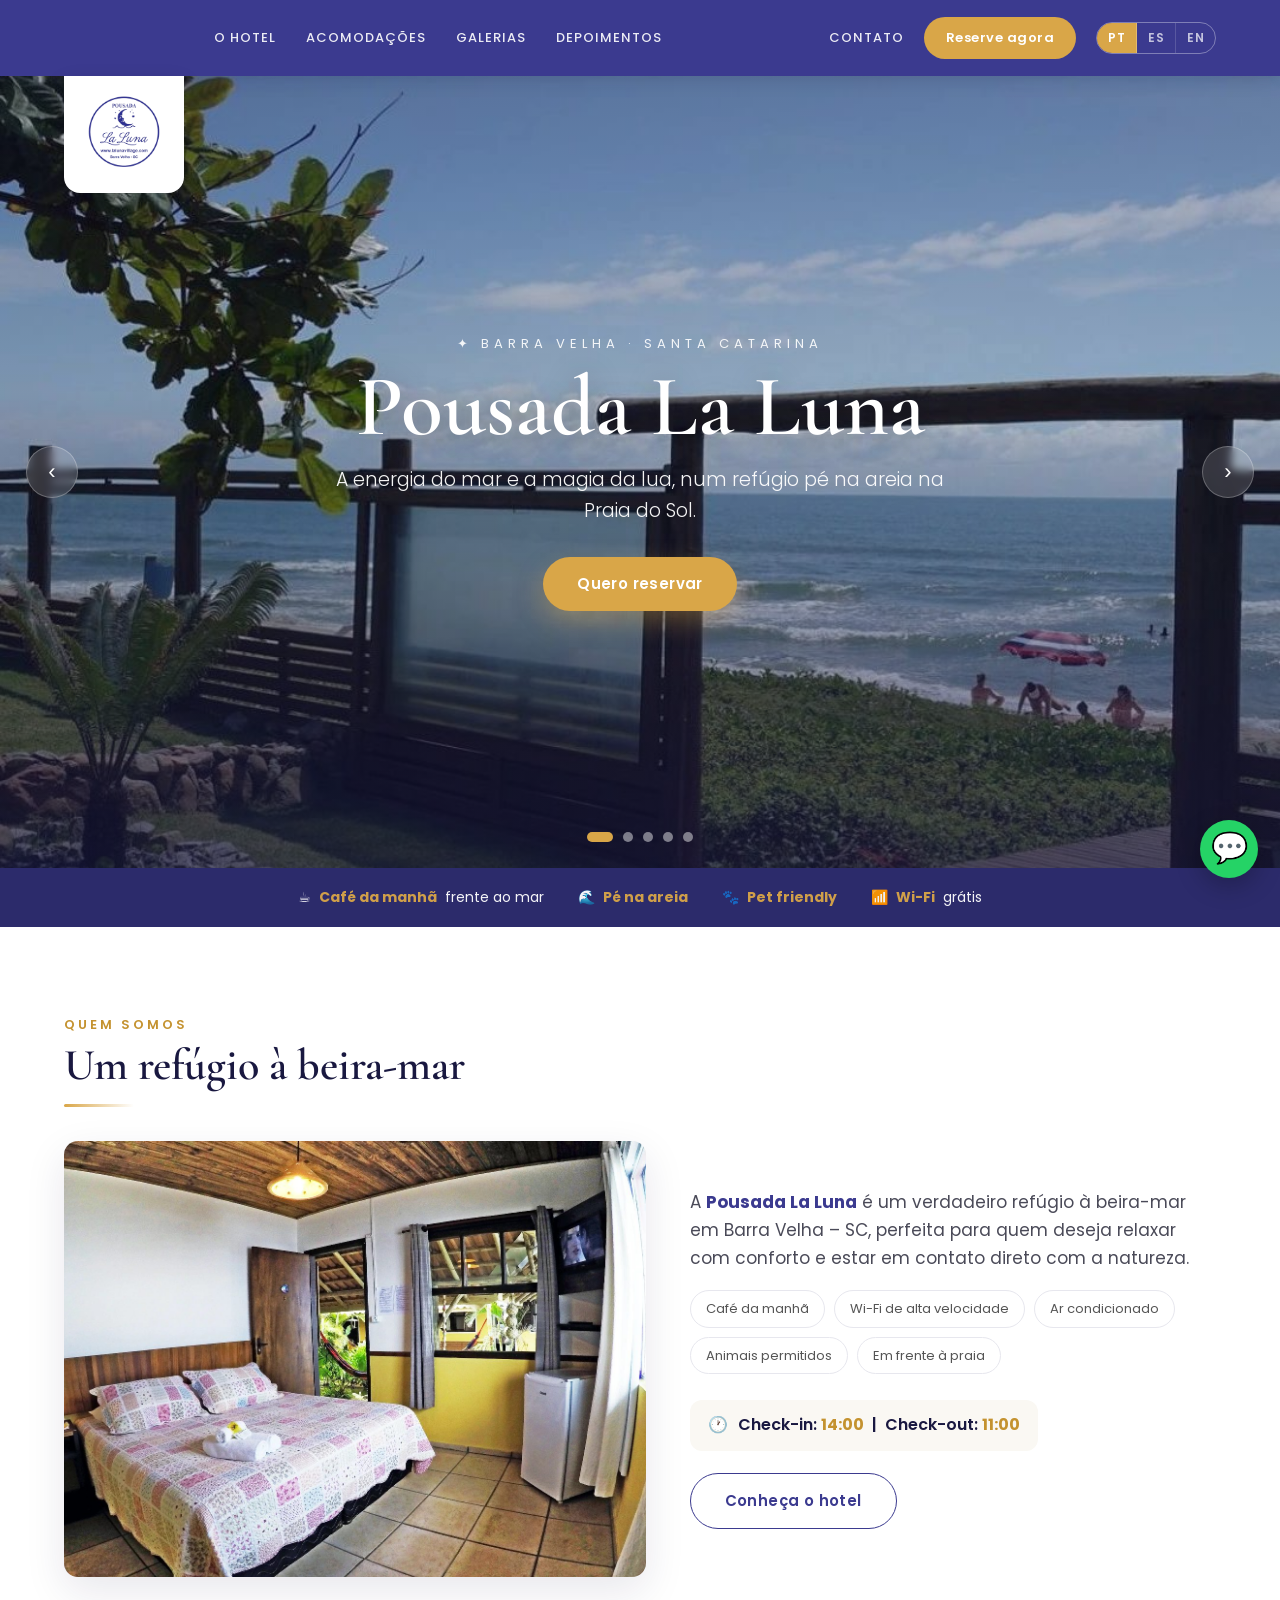
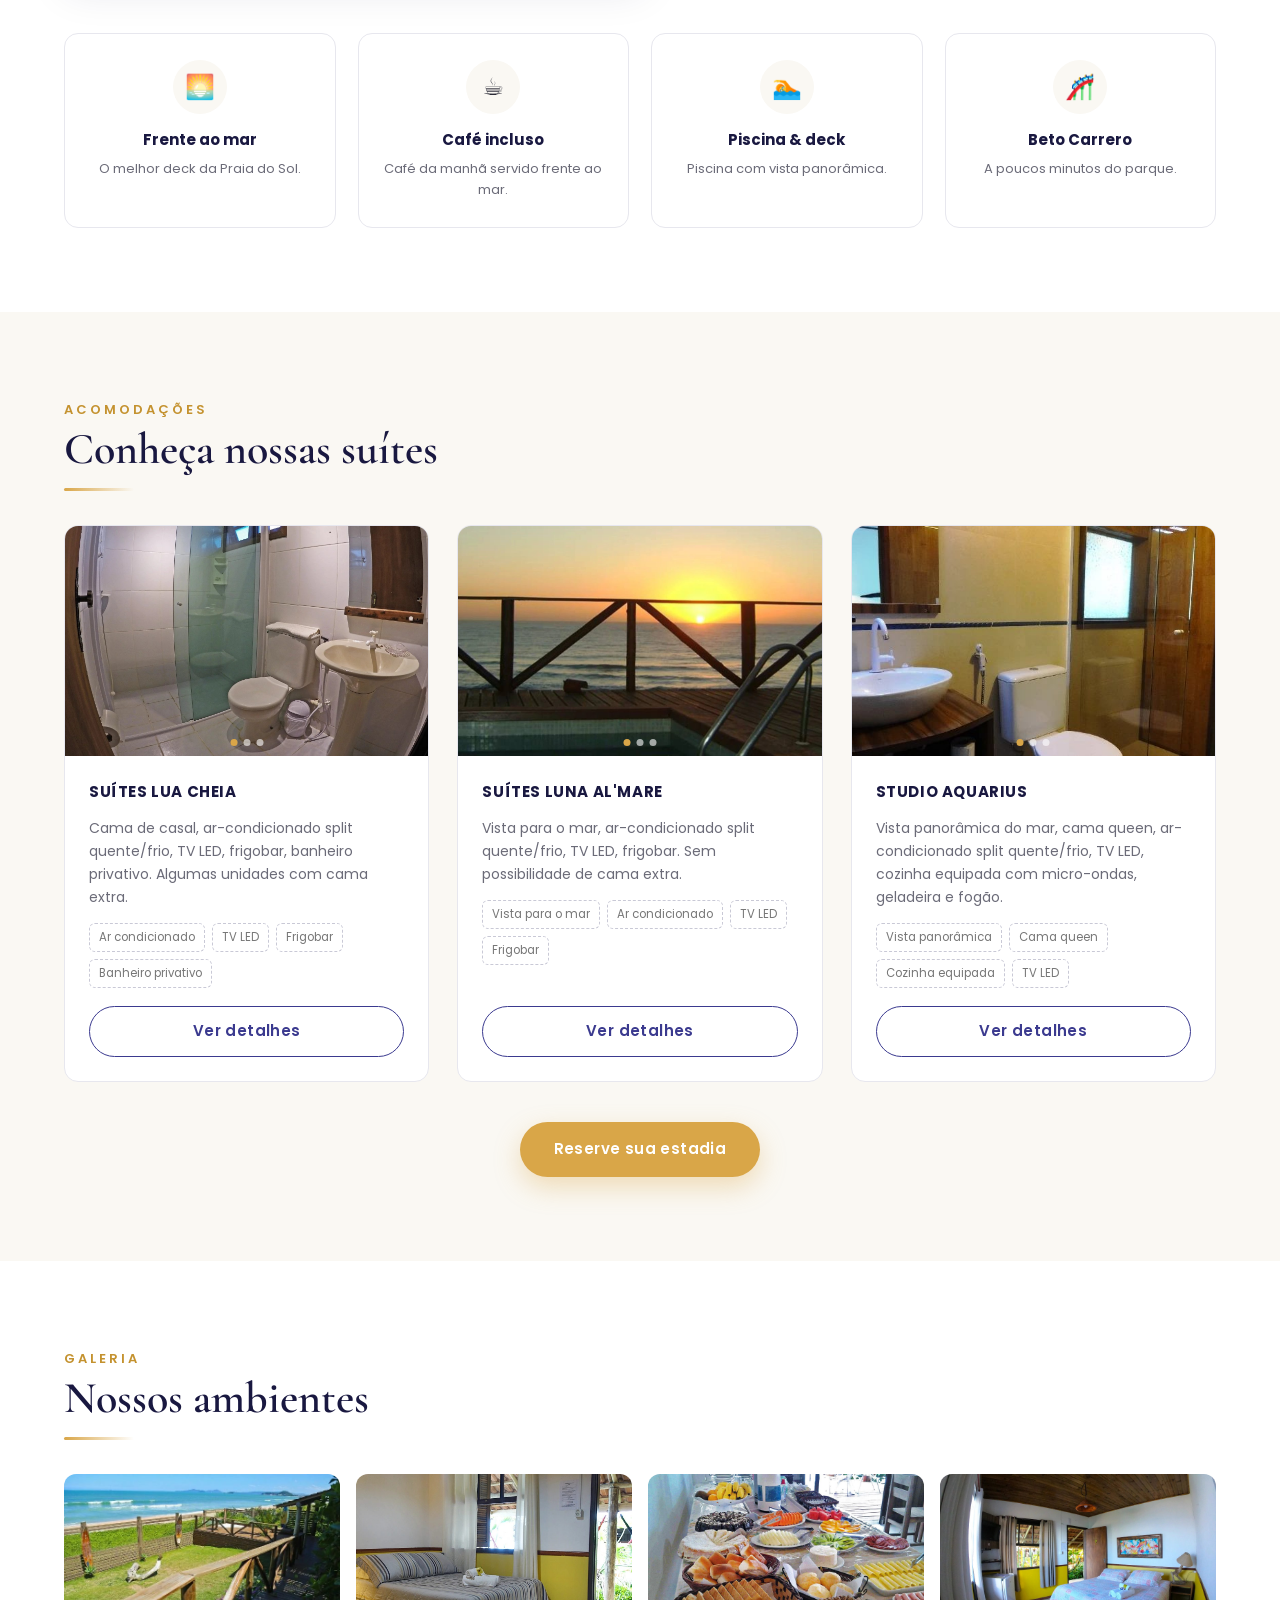
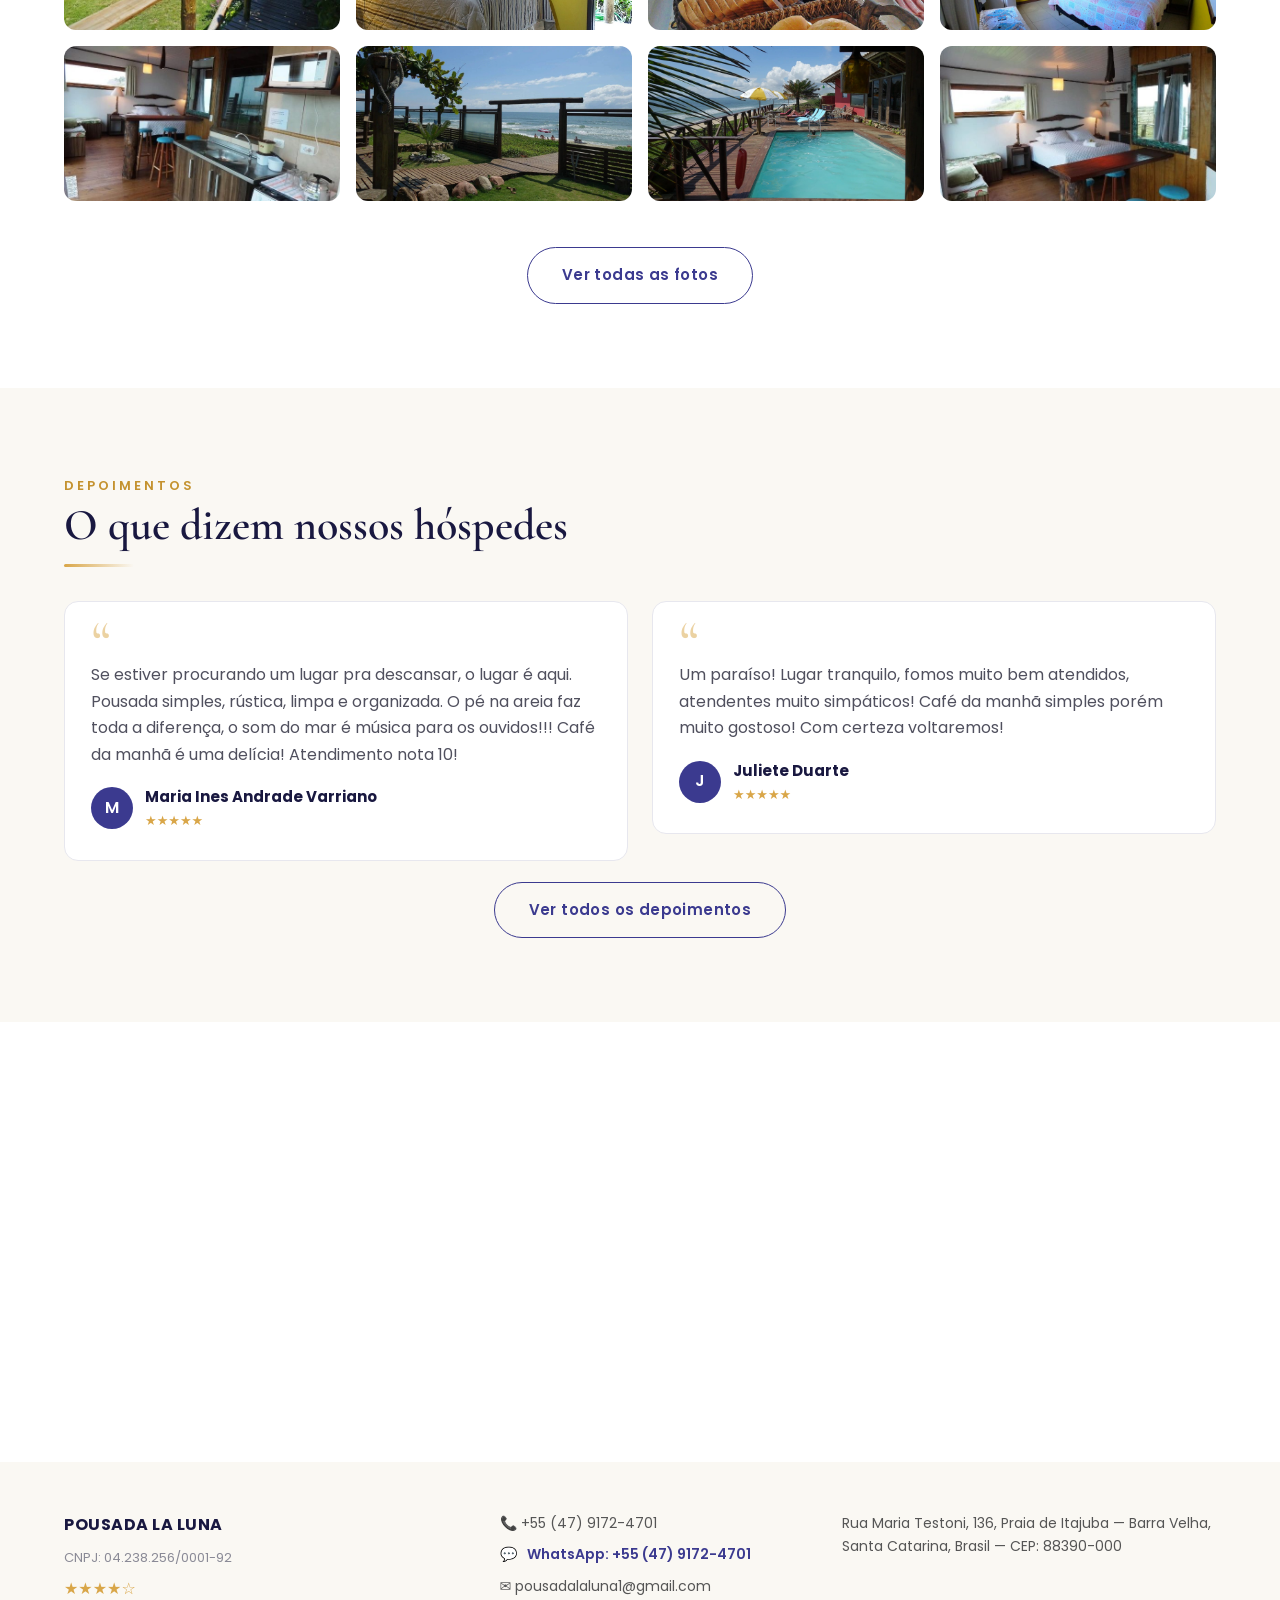
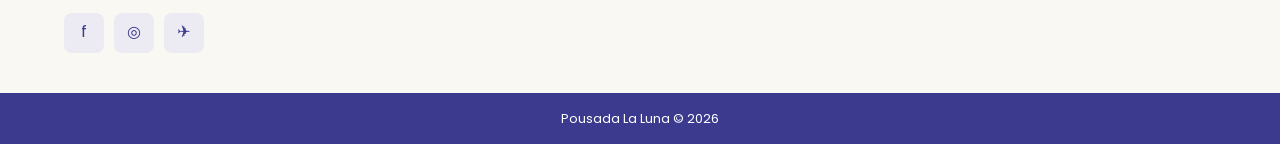
<file: index.html>
<!DOCTYPE html>

<html lang="pt-BR">
<head>
<meta charset="utf-8"/>
<meta content="width=device-width, initial-scale=1.0" name="viewport"/>
<title>Pousada La Luna — Refúgio à beira-mar em Barra Velha, SC</title>
<meta content="Pousada pé na areia na Praia do Sol, Barra Velha - SC. Suítes aconchegantes, café da manhã frente ao mar e o melhor deck de Praia do Sol." name="description"/>
<link href="https://fonts.googleapis.com" rel="preconnect"/><link crossorigin="" href="https://fonts.gstatic.com" rel="preconnect"/>
<link href="https://fonts.googleapis.com/css2?family=Cormorant+Garamond:wght@500;600;700&amp;family=Poppins:wght@300;400;500;600&amp;display=swap" rel="stylesheet"/>
<link href="assets/styles.css" rel="stylesheet"/>
</head>
<body data-page="index">
<div id="site-header"></div>
<!-- HERO -->
<section class="hero">
<div class="slide" data-img="assets/img/foto-02.jpg"></div>
<div class="slide" data-img="assets/img/foto-03.jpg"></div>
<div class="slide" data-img="assets/img/foto-04.jpg"></div>
<div class="slide" data-img="assets/img/foto-33.jpg"></div>
<div class="slide" data-img="assets/img/foto-28.jpg"></div>
<button class="hero-arrow prev">‹</button>
<button class="hero-arrow next">›</button>
<div class="hero-inner">
<div class="lua" data-en="✦ Barra Velha · Santa Catarina" data-es="✦ Barra Velha · Santa Catarina" data-pt="✦ Barra Velha · Santa Catarina">✦ Barra Velha · Santa Catarina</div>
<h1 class="serif">Pousada La Luna</h1>
<p class="sub" data-en="The energy of the sea and the magic of the moon, in a beachfront refuge on Praia do Sol." data-es="La energía del mar y la magia de la luna, en un refugio pie en la arena en Praia do Sol." data-pt="A energia do mar e a magia da lua, num refúgio pé na areia na Praia do Sol.">
       A energia do mar e a magia da lua, num refúgio pé na areia na Praia do Sol.</p>
<a class="btn btn-oro js-reserve" data-en="Book now" data-es="Quiero reservar" data-pt="Quero reservar">Quero reservar</a>
</div>
<div class="hero-dots"></div>
</section>
<!-- STRIP comodidades -->
<div class="hero-strip">
<div class="wrap">
<span data-en="☕ &lt;b&gt;Breakfast&lt;/b&gt; facing the sea" data-es="☕ &lt;b&gt;Desayuno&lt;/b&gt; frente al mar" data-pt="☕ &lt;b&gt;Café da manhã&lt;/b&gt; frente ao mar">☕ <b>Café da manhã</b> frente ao mar</span>
<span data-en="🌊 &lt;b&gt;Right on the sand&lt;/b&gt;" data-es="🌊 &lt;b&gt;Pie en la arena&lt;/b&gt;" data-pt="🌊 &lt;b&gt;Pé na areia&lt;/b&gt;">🌊 <b>Pé na areia</b></span>
<span data-en="🐾 &lt;b&gt;Pet friendly&lt;/b&gt;" data-es="🐾 &lt;b&gt;Pet friendly&lt;/b&gt;" data-pt="🐾 &lt;b&gt;Pet friendly&lt;/b&gt;">🐾 <b>Pet friendly</b></span>
<span data-en="📶 Free &lt;b&gt;Wi-Fi&lt;/b&gt;" data-es="📶 &lt;b&gt;Wi-Fi&lt;/b&gt; gratis" data-pt="📶 &lt;b&gt;Wi-Fi&lt;/b&gt; grátis">📶 <b>Wi-Fi</b> grátis</span>
</div>
</div>
<!-- QUEM SOMOS -->
<section id="quem">
<div class="wrap">
<div class="eyebrow reveal">
<span class="lua" data-en="About us" data-es="Quiénes somos" data-pt="Quem somos">Quem somos</span>
<h2 data-en="A beachfront refuge" data-es="Un refugio frente al mar" data-pt="Um refúgio à beira-mar">Um refúgio à beira-mar</h2>
<div class="rule"></div>
</div>
<div class="split reveal">
<div class="media"><img alt="Pousada La Luna" src="assets/img/foto-15.jpg"/></div>
<div>
<p class="lead" data-en="The &lt;strong&gt;Pousada La Luna&lt;/strong&gt; is a true beachfront refuge in Barra Velha – SC, perfect for those who want to relax in comfort and be in direct contact with nature." data-es="La &lt;strong&gt;Pousada La Luna&lt;/strong&gt; es un verdadero refugio frente al mar en Barra Velha – SC, perfecta para quien desea relajarse con confort y en contacto directo con la naturaleza." data-pt="A &lt;strong&gt;Pousada La Luna&lt;/strong&gt; é um verdadeiro refúgio à beira-mar em Barra Velha – SC, perfeita para quem deseja relaxar com conforto e estar em contato direto com a natureza.">
           A <strong>Pousada La Luna</strong> é um verdadeiro refúgio à beira-mar em Barra Velha – SC, perfeita para quem deseja relaxar com conforto e estar em contato direto com a natureza.</p>
<div class="chips">
<span class="chip" data-en="Breakfast" data-es="Desayuno" data-pt="Café da manhã">Café da manhã</span>
<span class="chip" data-en="High-speed Wi-Fi" data-es="Wi-Fi de alta velocidad" data-pt="Wi-Fi de alta velocidade">Wi-Fi de alta velocidade</span>
<span class="chip" data-en="Air conditioning" data-es="Aire acondicionado" data-pt="Ar condicionado">Ar condicionado</span>
<span class="chip" data-en="Pets allowed" data-es="Se admiten mascotas" data-pt="Animais permitidos">Animais permitidos</span>
<span class="chip" data-en="Beachfront" data-es="Frente a la playa" data-pt="Em frente à praia">Em frente à praia</span>
</div>
<div class="checkin"><span>🕐</span><span data-en="Check-in: &lt;b&gt;14:00&lt;/b&gt;  |  Check-out: &lt;b&gt;11:00&lt;/b&gt;" data-es="Check-in: &lt;b&gt;14:00&lt;/b&gt;  |  Check-out: &lt;b&gt;11:00&lt;/b&gt;" data-pt="Check-in: &lt;b&gt;14:00&lt;/b&gt;  |  Check-out: &lt;b&gt;11:00&lt;/b&gt;">Check-in: <b>14:00</b>  |  Check-out: <b>11:00</b></span></div>
<div style="margin-top:22px"><a class="btn btn-ghost" data-en="Discover the hotel" data-es="Conocé el hotel" data-pt="Conheça o hotel" href="o-hotel.html">Conheça o hotel</a></div>
</div>
</div>
<div class="features">
<div class="feature reveal"><div class="ic">🌅</div><h4 data-en="Beachfront" data-es="Frente al mar" data-pt="Frente ao mar">Frente ao mar</h4><p data-en="The best deck on Praia do Sol." data-es="El mejor deck de Praia do Sol." data-pt="O melhor deck da Praia do Sol.">O melhor deck da Praia do Sol.</p></div>
<div class="feature reveal"><div class="ic">☕</div><h4 data-en="Breakfast included" data-es="Desayuno incluido" data-pt="Café incluso">Café incluso</h4><p data-en="Breakfast served facing the sea." data-es="Desayuno servido frente al mar." data-pt="Café da manhã servido frente ao mar.">Café da manhã servido frente ao mar.</p></div>
<div class="feature reveal"><div class="ic">🏊</div><h4 data-en="Pool &amp; deck" data-es="Piscina &amp; deck" data-pt="Piscina &amp; deck">Piscina &amp; deck</h4><p data-en="Pool with a panoramic view." data-es="Piscina con vista panorámica." data-pt="Piscina com vista panorâmica.">Piscina com vista panorâmica.</p></div>
<div class="feature reveal"><div class="ic">🎢</div><h4 data-en="Beto Carrero" data-es="Beto Carrero" data-pt="Beto Carrero">Beto Carrero</h4><p data-en="Just minutes from the park." data-es="A pocos minutos del parque." data-pt="A poucos minutos do parque.">A poucos minutos do parque.</p></div>
</div>
</div>
</section>
<!-- ACOMODAÇÕES -->
<section id="acomodacoes" style="background:var(--arena)">
<div class="wrap">
<div class="eyebrow reveal">
<span class="lua" data-en="Accommodations" data-es="Alojamiento" data-pt="Acomodações">Acomodações</span>
<h2 data-en="Discover our suites" data-es="Conocé nuestras suites" data-pt="Conheça nossas suítes">Conheça nossas suítes</h2>
<div class="rule"></div>
</div>
<div class="rooms">
<div class="room reveal">
<div class="room-carousel" data-imgs='["assets/img/foto-06.jpg","assets/img/foto-07.jpg","assets/img/foto-14.jpg"]'></div>
<div class="rbody">
<h3>Suítes Lua Cheia</h3>
<p data-en="Double bed, split heating/cooling A/C, LED TV, minibar, private bathroom. Some units with an extra bed." data-es="Cama matrimonial, aire split frío/calor, TV LED, frigobar, baño privado. Algunas unidades con cama extra." data-pt="Cama de casal, ar-condicionado split quente/frio, TV LED, frigobar, banheiro privativo. Algumas unidades com cama extra.">
             Cama de casal, ar-condicionado split quente/frio, TV LED, frigobar, banheiro privativo. Algumas unidades com cama extra.</p>
<div class="rtags"><span>Ar condicionado</span><span>TV LED</span><span>Frigobar</span><span>Banheiro privativo</span></div>
<a class="btn btn-ghost" data-en="View details" data-es="Ver detalles" data-pt="Ver detalhes" href="acomodacoes.html">Ver detalhes</a>
</div>
</div>
<div class="room reveal">
<div class="room-carousel" data-imgs='["assets/img/foto-09.jpg","assets/img/foto-12.jpg","assets/img/foto-16.jpg"]'></div>
<div class="rbody">
<h3>Suítes Luna Al'mare</h3>
<p data-en="Sea view, split heating/cooling A/C, LED TV, minibar. No extra bed available in this room." data-es="Vista al mar, aire split frío/calor, TV LED, frigobar. Sin posibilidad de cama extra." data-pt="Vista para o mar, ar-condicionado split quente/frio, TV LED, frigobar. Sem possibilidade de cama extra.">
             Vista para o mar, ar-condicionado split quente/frio, TV LED, frigobar. Sem possibilidade de cama extra.</p>
<div class="rtags"><span>Vista para o mar</span><span>Ar condicionado</span><span>TV LED</span><span>Frigobar</span></div>
<a class="btn btn-ghost" data-en="View details" data-es="Ver detalles" data-pt="Ver detalhes" href="acomodacoes.html">Ver detalhes</a>
</div>
</div>
<div class="room reveal">
<div class="room-carousel" data-imgs='["assets/img/foto-18.jpg","assets/img/foto-20.jpg","assets/img/foto-30.jpg"]'></div>
<div class="rbody">
<h3>Studio Aquarius</h3>
<p data-en="Panoramic sea view, queen bed, split heating/cooling A/C, LED TV, kitchen equipped with microwave, fridge and stove." data-es="Vista panorámica al mar, cama queen, aire split frío/calor, TV LED, cocina equipada con microondas, heladera y anafe." data-pt="Vista panorâmica do mar, cama queen, ar-condicionado split quente/frio, TV LED, cozinha equipada com micro-ondas, geladeira e fogão.">
             Vista panorâmica do mar, cama queen, ar-condicionado split quente/frio, TV LED, cozinha equipada com micro-ondas, geladeira e fogão.</p>
<div class="rtags"><span>Vista panorâmica</span><span>Cama queen</span><span>Cozinha equipada</span><span>TV LED</span></div>
<a class="btn btn-ghost" data-en="View details" data-es="Ver detalles" data-pt="Ver detalhes" href="acomodacoes.html">Ver detalhes</a>
</div>
</div>
</div>
<div style="text-align:center;margin-top:40px"><a class="btn btn-oro js-reserve" data-en="Book your stay" data-es="Reservá tu estadía" data-pt="Reserve sua estadia">Reserve sua estadia</a></div>
</div>
</section>
<!-- GALERIA preview -->
<section id="galeria">
<div class="wrap">
<div class="eyebrow reveal">
<span class="lua" data-en="Gallery" data-es="Galería" data-pt="Galeria">Galeria</span>
<h2 data-en="Our spaces" data-es="Nuestros ambientes" data-pt="Nossos ambientes">Nossos ambientes</h2>
<div class="rule"></div>
</div>
<div class="masonry reveal" style="columns:4">
<div class="cell"><img alt="" src="assets/img/foto-27.jpg"/></div>
<div class="cell"><img alt="" src="assets/img/foto-13.jpg"/></div>
<div class="cell"><img alt="" src="assets/img/foto-23.jpg"/></div>
<div class="cell"><img alt="" src="assets/img/foto-31.jpg"/></div>
<div class="cell"><img alt="" src="assets/img/foto-08.jpg"/></div>
<div class="cell"><img alt="" src="assets/img/foto-26.jpg"/></div>
<div class="cell"><img alt="" src="assets/img/foto-10.jpg"/></div>
<div class="cell"><img alt="" src="assets/img/foto-29.jpg"/></div>
</div>
<div style="text-align:center;margin-top:30px"><a class="btn btn-ghost" data-en="View all photos" data-es="Ver todas las fotos" data-pt="Ver todas as fotos" href="galerias.html">Ver todas as fotos</a></div>
</div>
</section>
<!-- DEPOIMENTOS preview -->
<section style="background:var(--arena)">
<div class="wrap">
<div class="eyebrow reveal">
<span class="lua" data-en="Reviews" data-es="Reseñas" data-pt="Depoimentos">Depoimentos</span>
<h2 data-en="What our guests say" data-es="Lo que dicen nuestros huéspedes" data-pt="O que dizem nossos hóspedes">O que dizem nossos hóspedes</h2>
<div class="rule"></div>
</div>
<div class="reviews reveal">
<div class="review">
<div class="qt">“</div>
<p data-en="If you're looking for a place to rest, this is it. A simple, rustic, clean and organized pousada. Being right on the sand makes all the difference, the sound of the sea is music to the ears!!! Breakfast is delightful! Service is a perfect 10!" data-es="Si buscás un lugar para descansar, es acá. Posada simple, rústica, limpia y organizada. El pie en la arena hace toda la diferencia. ¡El desayuno es una delicia! ¡Atención nota 10!" data-pt="Se estiver procurando um lugar pra descansar, o lugar é aqui. Pousada simples, rústica, limpa e organizada. O pé na areia faz toda a diferença, o som do mar é música para os ouvidos!!! Café da manhã é uma delícia! Atendimento nota 10!">
           Se estiver procurando um lugar pra descansar, o lugar é aqui. Pousada simples, rústica, limpa e organizada. O pé na areia faz toda a diferença, o som do mar é música para os ouvidos!!! Café da manhã é uma delícia! Atendimento nota 10!</p>
<div class="who"><div class="av">M</div><div><b>Maria Ines Andrade Varriano</b><div class="stars">★★★★★</div></div></div>
</div>
<div class="review">
<div class="qt">“</div>
<p data-en="A paradise! A quiet place, we were very well cared for, very friendly staff! Simple but very tasty breakfast. We'll surely be back!" data-es="¡Un paraíso! Lugar tranquilo, muy bien atendidos, ¡personal muy simpático! Desayuno simple pero muy rico. ¡Sin dudas volveremos!" data-pt="Um paraíso! Lugar tranquilo, fomos muito bem atendidos, atendentes muito simpáticos! Café da manhã simples porém muito gostoso! Com certeza voltaremos!">
           Um paraíso! Lugar tranquilo, fomos muito bem atendidos, atendentes muito simpáticos! Café da manhã simples porém muito gostoso! Com certeza voltaremos!</p>
<div class="who"><div class="av">J</div><div><b>Juliete Duarte</b><div class="stars">★★★★★</div></div></div>
</div>
</div>
<div style="text-align:center;margin-top:10px"><a class="btn btn-ghost" data-en="View all reviews" data-es="Ver todas las reseñas" data-pt="Ver todos os depoimentos" href="depoimentos.html">Ver todos os depoimentos</a></div>
</div>
</section>
<!-- MAPA -->
<section class="mapa" style="padding:0">
<iframe allowfullscreen="" loading="lazy" src="https://www.google.com/maps?q=Rua+Maria+Testoni+136+Praia+do+Sol+Barra+Velha+SC+88390-000&amp;output=embed"></iframe>
</section>
<div id="site-footer"></div>
<script src="assets/site.js"></script>
</body>
</html>
</file>
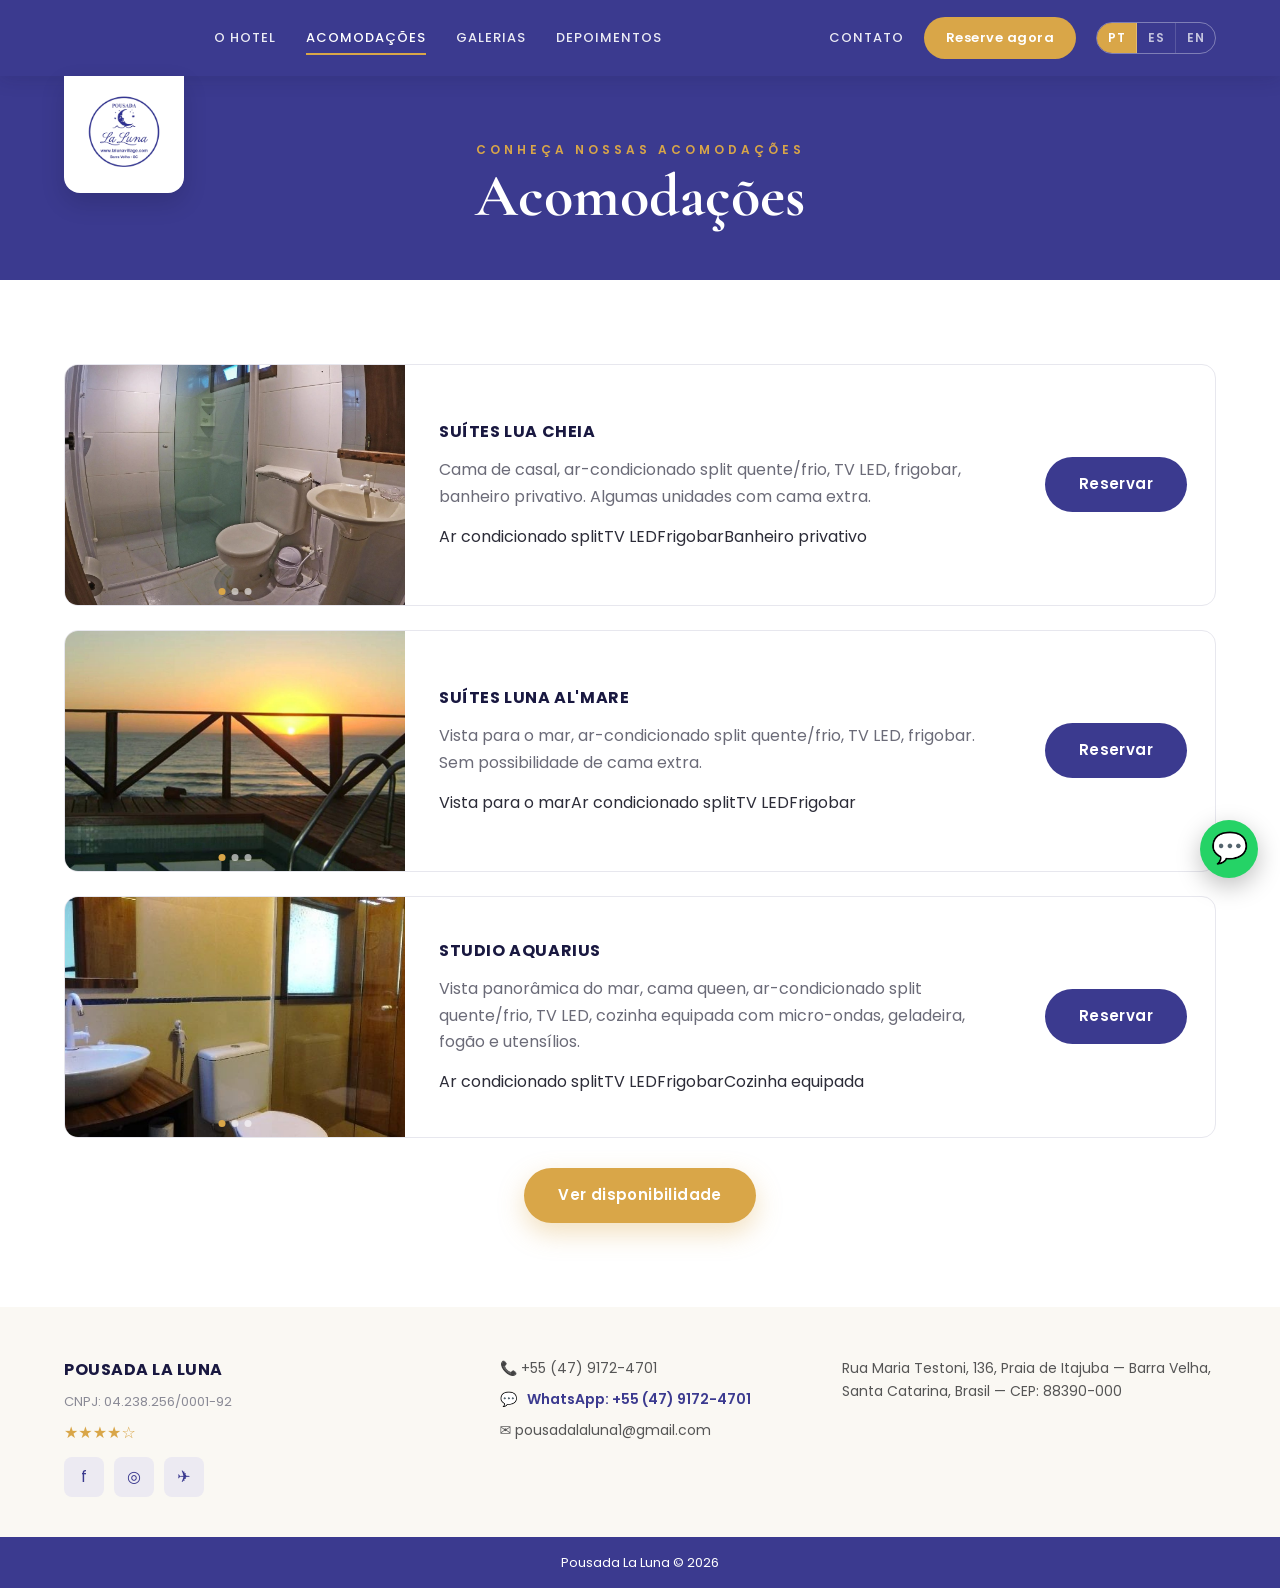
<file: acomodacoes.html>
<!DOCTYPE html>

<html lang="pt-BR">
<head>
<meta charset="utf-8"/><meta content="width=device-width, initial-scale=1.0" name="viewport"/>
<title>Acomodações — Pousada La Luna</title>
<link href="https://fonts.googleapis.com" rel="preconnect"/><link crossorigin="" href="https://fonts.gstatic.com" rel="preconnect"/>
<link href="https://fonts.googleapis.com/css2?family=Cormorant+Garamond:wght@500;600;700&amp;family=Poppins:wght@300;400;500;600&amp;display=swap" rel="stylesheet"/>
<link href="assets/styles.css" rel="stylesheet"/>
</head>
<body data-page="acomodacoes">
<div id="site-header"></div>
<div class="page-hero">
<div class="wrap"><div class="lua" data-en="Discover our accommodations" data-es="Conocé nuestro alojamiento" data-pt="Conheça nossas acomodações">Conheça nossas acomodações</div><h1 class="serif" data-en="Accommodations" data-es="Alojamiento" data-pt="Acomodações">Acomodações</h1></div>
</div>
<section>
<div class="wrap">
<div class="room-row reveal">
<div class="room-carousel" data-imgs='["assets/img/foto-06.jpg","assets/img/foto-07.jpg","assets/img/foto-14.jpg"]'></div>
<div class="rr-body">
<h3 style="font-size:16px;letter-spacing:.6px;text-transform:uppercase;color:var(--noche);margin-bottom:12px">Suítes Lua Cheia</h3>
<p data-en="Double bed, split heating/cooling A/C, LED TV, minibar, private bathroom. Some units with an extra bed." data-es="Cama matrimonial, aire split frío/calor, TV LED, frigobar, baño privado. Algunas unidades con cama extra." data-pt="Cama de casal, ar-condicionado split quente/frio, TV LED, frigobar, banheiro privativo. Algumas unidades com cama extra." style="color:var(--gris);margin-bottom:14px">
           Cama de casal, ar-condicionado split quente/frio, TV LED, frigobar, banheiro privativo. Algumas unidades com cama extra.</p>
<div class="rtags"><span>Ar condicionado split</span><span>TV LED</span><span>Frigobar</span><span>Banheiro privativo</span></div>
</div>
<div class="rr-cta"><a class="btn btn-violeta js-reserve" data-en="Book now" data-es="Reservar" data-pt="Reservar">Reservar</a></div>
</div>
<div class="room-row reveal">
<div class="room-carousel" data-imgs='["assets/img/foto-09.jpg","assets/img/foto-12.jpg","assets/img/foto-16.jpg"]'></div>
<div class="rr-body">
<h3 style="font-size:16px;letter-spacing:.6px;text-transform:uppercase;color:var(--noche);margin-bottom:12px">Suítes Luna Al'mare</h3>
<p data-en="Sea view, split heating/cooling A/C, LED TV, minibar. No extra bed available in this room." data-es="Vista al mar, aire split frío/calor, TV LED, frigobar. Sin posibilidad de cama extra." data-pt="Vista para o mar, ar-condicionado split quente/frio, TV LED, frigobar. Sem possibilidade de cama extra." style="color:var(--gris);margin-bottom:14px">
           Vista para o mar, ar-condicionado split quente/frio, TV LED, frigobar. Sem possibilidade de cama extra.</p>
<div class="rtags"><span>Vista para o mar</span><span>Ar condicionado split</span><span>TV LED</span><span>Frigobar</span></div>
</div>
<div class="rr-cta"><a class="btn btn-violeta js-reserve" data-en="Book now" data-es="Reservar" data-pt="Reservar">Reservar</a></div>
</div>
<div class="room-row reveal">
<div class="room-carousel" data-imgs='["assets/img/foto-18.jpg","assets/img/foto-20.jpg","assets/img/foto-30.jpg"]'></div>
<div class="rr-body">
<h3 style="font-size:16px;letter-spacing:.6px;text-transform:uppercase;color:var(--noche);margin-bottom:12px">Studio Aquarius</h3>
<p data-en="Panoramic sea view, queen bed, split heating/cooling A/C, LED TV, kitchen equipped with microwave, fridge, stove and utensils." data-es="Vista panorámica al mar, cama queen, aire split frío/calor, TV LED, cocina equipada con microondas, heladera, anafe y utensilios." data-pt="Vista panorâmica do mar, cama queen, ar-condicionado split quente/frio, TV LED, cozinha equipada com micro-ondas, geladeira, fogão e utensílios." style="color:var(--gris);margin-bottom:14px">
           Vista panorâmica do mar, cama queen, ar-condicionado split quente/frio, TV LED, cozinha equipada com micro-ondas, geladeira, fogão e utensílios.</p>
<div class="rtags"><span>Ar condicionado split</span><span>TV LED</span><span>Frigobar</span><span>Cozinha equipada</span></div>
</div>
<div class="rr-cta"><a class="btn btn-violeta js-reserve" data-en="Book now" data-es="Reservar" data-pt="Reservar">Reservar</a></div>
</div>
<div style="text-align:center;margin-top:30px"><a class="btn btn-oro js-reserve" data-en="Check availability" data-es="Ver disponibilidad" data-pt="Ver disponibilidade">Ver disponibilidade</a></div>
</div>
</section>
<div id="site-footer"></div>
<script src="assets/site.js"></script>
</body>
</html>
</file>
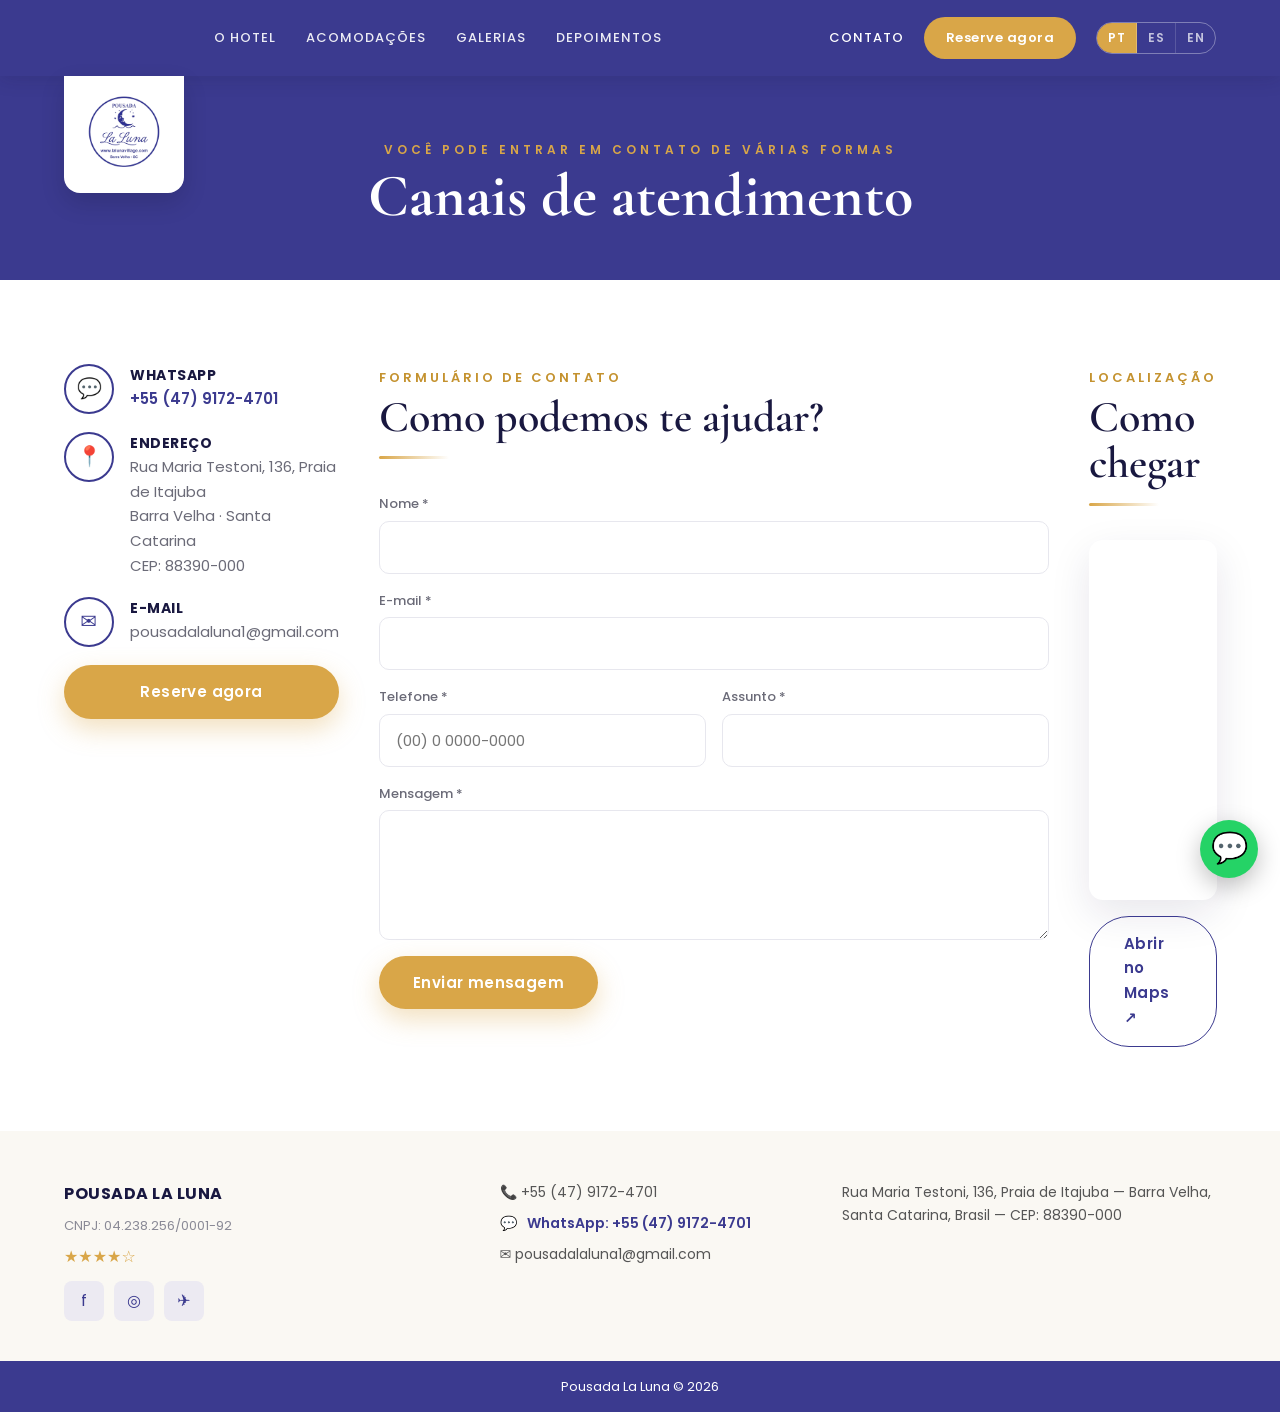
<file: contato.html>
<!DOCTYPE html>

<html lang="pt-BR">
<head>
<meta charset="utf-8"/><meta content="width=device-width, initial-scale=1.0" name="viewport"/>
<title>Contato — Pousada La Luna</title>
<link href="https://fonts.googleapis.com" rel="preconnect"/><link crossorigin="" href="https://fonts.gstatic.com" rel="preconnect"/>
<link href="https://fonts.googleapis.com/css2?family=Cormorant+Garamond:wght@500;600;700&amp;family=Poppins:wght@300;400;500;600&amp;display=swap" rel="stylesheet"/>
<link href="assets/styles.css" rel="stylesheet"/>
</head>
<body data-page="contato">
<div id="site-header"></div>
<div class="page-hero">
<div class="wrap"><div class="lua" data-en="You can reach us in several ways" data-es="Podés contactarnos de varias formas" data-pt="Você pode entrar em contato de várias formas">Você pode entrar em contato de várias formas</div><h1 class="serif" data-en="Ways to reach us" data-es="Canales de atención" data-pt="Canais de atendimento">Canais de atendimento</h1></div>
</div>
<section>
<div class="wrap contact-grid">
<div class="channels reveal">
<div class="channel"><div class="ic">💬</div><div><h4>WhatsApp</h4><p><a href="https://wa.me/554791724701" style="color:var(--violeta);font-weight:600" target="_blank">+55 (47) 9172-4701</a></p></div></div>
<div class="channel"><div class="ic">📍</div><div><h4 data-en="Address" data-es="Dirección" data-pt="Endereço">Endereço</h4><p>Rua Maria Testoni, 136, Praia de Itajuba<br/>Barra Velha · Santa Catarina<br/>CEP: 88390-000</p></div></div>
<div class="channel"><div class="ic">✉️</div><div><h4>E-mail</h4><p>pousadalaluna1@gmail.com</p></div></div>
<a class="btn btn-oro js-reserve" data-en="Book now" data-es="Reservar ahora" data-pt="Reserve agora" style="justify-content:center">Reserve agora</a>
</div>
<div class="reveal">
<div class="eyebrow"><span class="lua" data-en="Contact form" data-es="Formulario de contacto" data-pt="Formulário de contato">Formulário de contato</span><h2 data-en="How can we help you?" data-es="¿Cómo podemos ayudarte?" data-pt="Como podemos te ajudar?">Como podemos te ajudar?</h2><div class="rule"></div></div>
<form class="form web3form" action="https://api.web3forms.com/submit" method="POST">
<input type="hidden" name="access_key" value="ba72b31a-54ec-4da5-8d10-18eba67fe50e"/>
<input type="hidden" name="subject" value="Nova mensagem de contato — Pousada La Luna"/>
<input type="hidden" name="from_name" value="Site Pousada La Luna"/>
<input type="checkbox" name="botcheck" style="display:none" tabindex="-1" autocomplete="off"/>
<div class="field"><label data-en="Name *" data-es="Nombre *" data-pt="Nome *">Nome *</label><input name="name" required=""/></div>
<div class="field"><label>E-mail *</label><input name="email" required="" type="email"/></div>
<div class="grid2">
<div class="field"><label data-en="Phone *" data-es="Teléfono *" data-pt="Telefone *">Telefone *</label><input name="telefone" placeholder="(00) 0 0000-0000" required=""/></div>
<div class="field"><label data-en="Subject *" data-es="Asunto *" data-pt="Assunto *">Assunto *</label><input name="assunto" required=""/></div>
</div>
<div class="field"><label data-en="Message *" data-es="Mensaje *" data-pt="Mensagem *">Mensagem *</label><textarea name="message" required=""></textarea></div>
<div><button class="btn btn-oro" data-en="Send message" data-es="Enviar mensaje" data-pt="Enviar mensagem" type="submit">Enviar mensagem</button></div>
</form>
</div>
<div class="reveal">
<div class="eyebrow"><span class="lua" data-en="Location" data-es="Ubicación" data-pt="Localização">Localização</span><h2 data-en="How to get here" data-es="Cómo llegar" data-pt="Como chegar">Como chegar</h2><div class="rule"></div></div>
<div class="mapa" style="border-radius:var(--radio);overflow:hidden;box-shadow:var(--sombra)">
<iframe allowfullscreen="" loading="lazy" src="https://www.google.com/maps?q=Rua+Maria+Testoni+136+Praia+do+Sol+Barra+Velha+SC+88390-000&amp;output=embed" style="height:360px"></iframe>
</div>
<a class="btn btn-ghost" data-en="Open in Maps ↗" data-es="Abrir en Maps ↗" data-pt="Abrir no Maps ↗" href="https://www.google.com/maps?q=Rua+Maria+Testoni+136+Praia+do+Sol+Barra+Velha+SC" style="margin-top:16px" target="_blank">Abrir no Maps ↗</a>
</div>
</div>
</section>
<div id="site-footer"></div>
<script src="assets/site.js"></script>
</body>
</html>
</file>
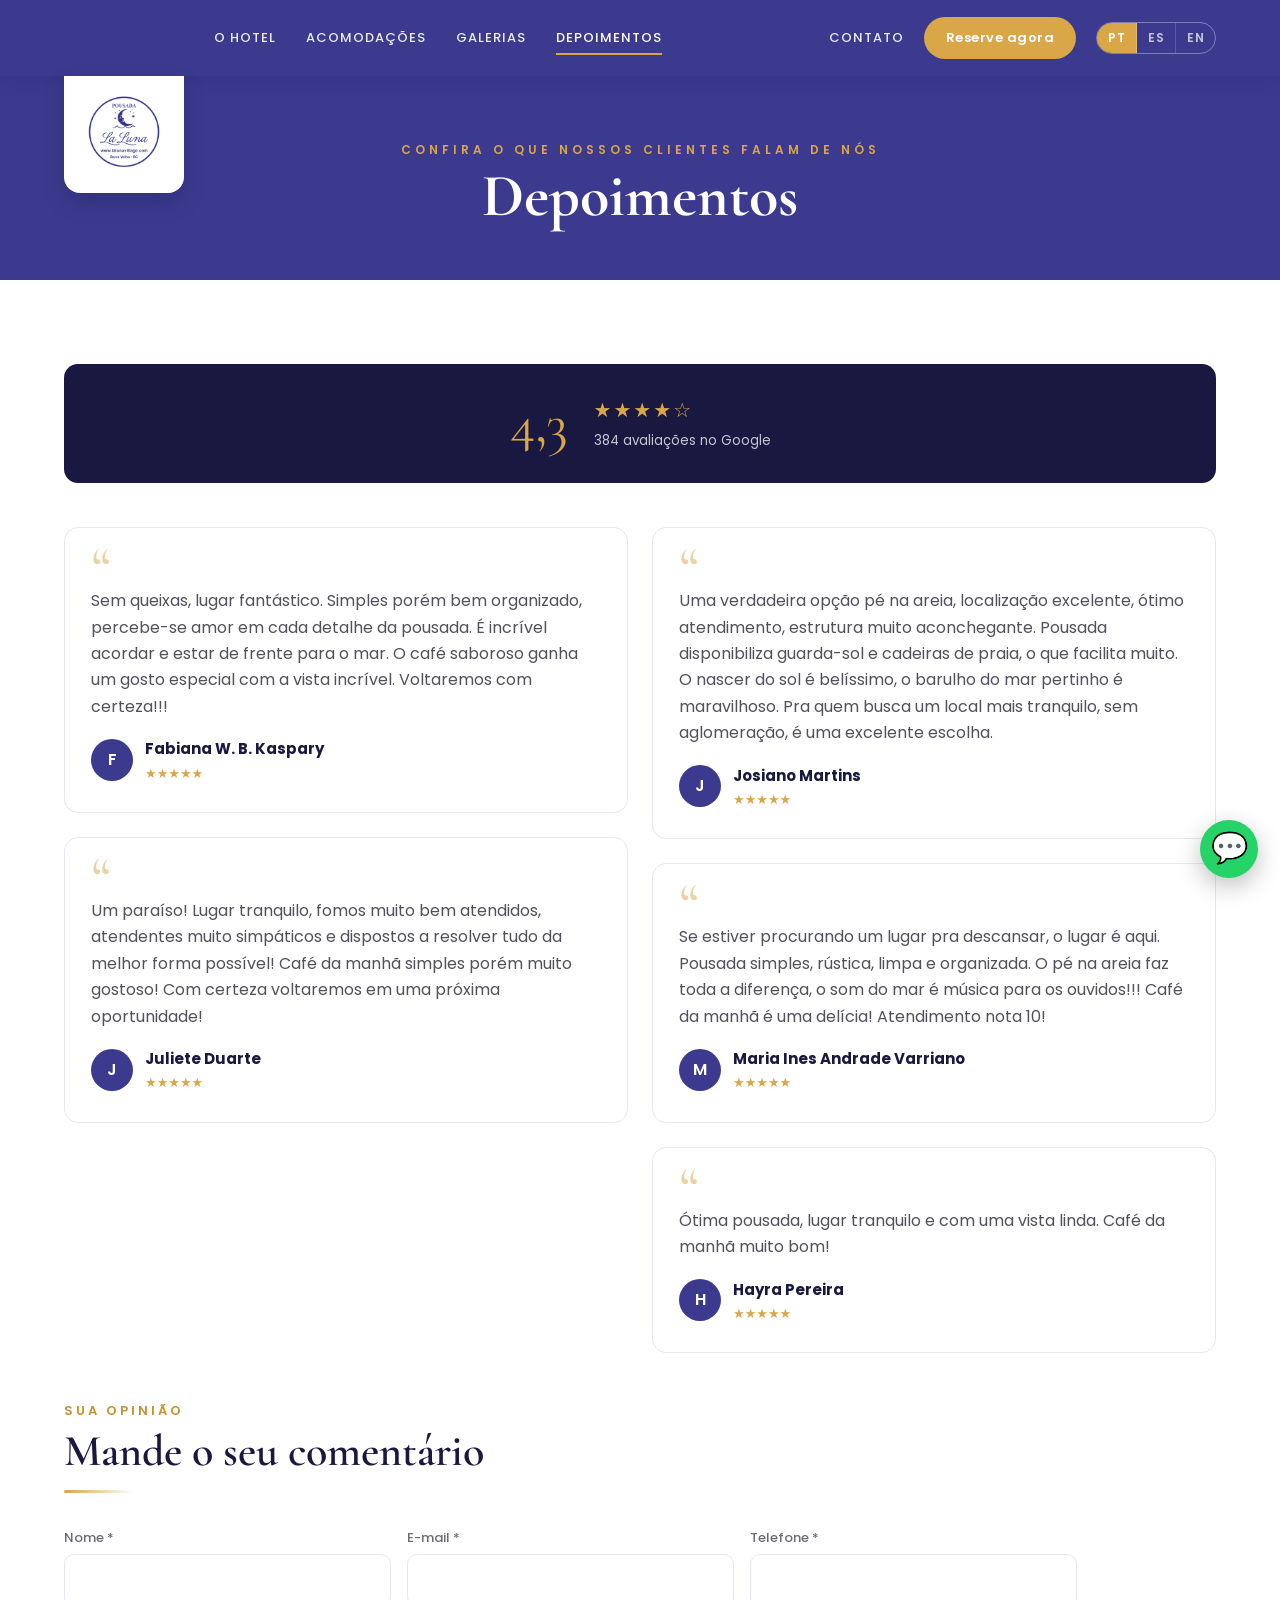
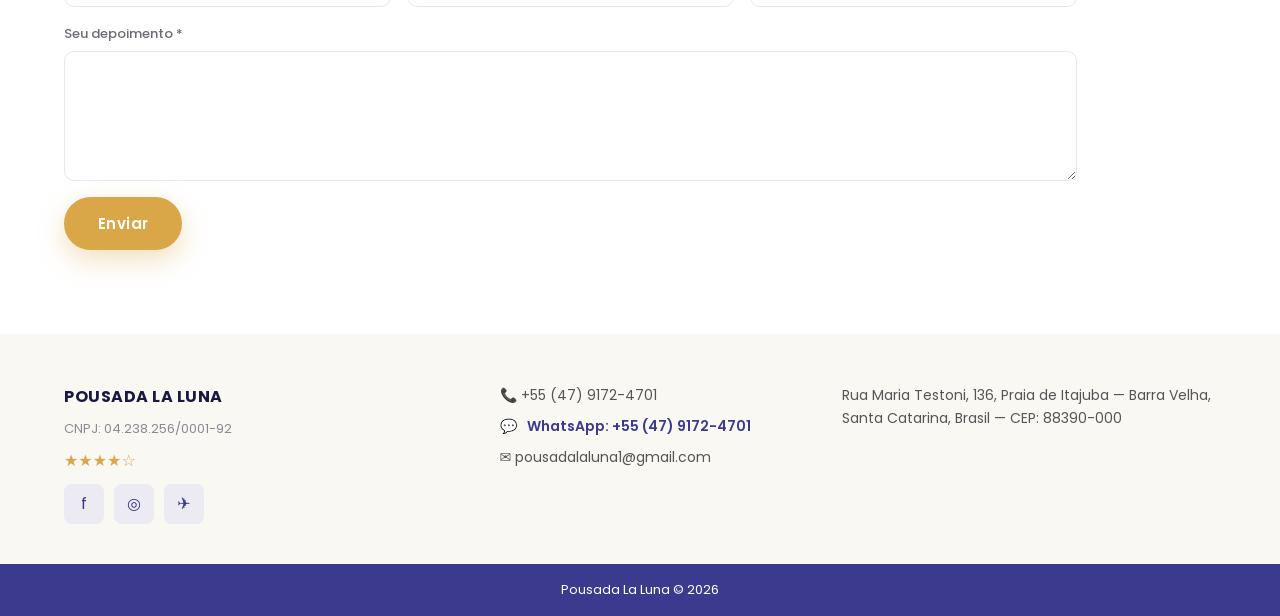
<file: depoimentos.html>
<!DOCTYPE html>

<html lang="pt-BR">
<head>
<meta charset="utf-8"/><meta content="width=device-width, initial-scale=1.0" name="viewport"/>
<title>Depoimentos — Pousada La Luna</title>
<link href="https://fonts.googleapis.com" rel="preconnect"/><link crossorigin="" href="https://fonts.gstatic.com" rel="preconnect"/>
<link href="https://fonts.googleapis.com/css2?family=Cormorant+Garamond:wght@500;600;700&amp;family=Poppins:wght@300;400;500;600&amp;display=swap" rel="stylesheet"/>
<link href="assets/styles.css" rel="stylesheet"/>
</head>
<body data-page="depoimentos">
<div id="site-header"></div>
<div class="page-hero">
<div class="wrap"><div class="lua" data-en="See what our guests say about us" data-es="Mirá lo que dicen nuestros clientes" data-pt="Confira o que nossos clientes falam de nós">Confira o que nossos clientes falam de nós</div><h1 class="serif" data-en="Reviews" data-es="Reseñas" data-pt="Depoimentos">Depoimentos</h1></div>
</div>
<section>
<div class="wrap">
<div class="rating-band reveal">
<div class="big">4,3</div>
<div><div class="stars">★★★★☆</div><small data-en="384 reviews on Google" data-es="384 reseñas en Google" data-pt="384 avaliações no Google">384 avaliações no Google</small></div>
</div>
<div class="reviews reveal">
<div class="review"><div class="qt">“</div>
<p data-en="No complaints — a fantastic place. Simple yet well organized; you can feel the care in every detail of the pousada. Waking up facing the sea is incredible. The tasty breakfast is even better with the amazing view. We'll definitely be back!!!" data-es="Sin quejas, lugar fantástico. Simple pero bien organizado, se percibe amor en cada detalle. Es increíble despertar frente al mar. El desayuno gana un sabor especial con la vista. ¡Sin dudas volveremos!" data-pt="Sem queixas, lugar fantástico. Simples porém bem organizado, percebe-se amor em cada detalhe da pousada. É incrível acordar e estar de frente para o mar. O café saboroso ganha um gosto especial com a vista incrível. Voltaremos com certeza!!!">
           Sem queixas, lugar fantástico. Simples porém bem organizado, percebe-se amor em cada detalhe da pousada. É incrível acordar e estar de frente para o mar. O café saboroso ganha um gosto especial com a vista incrível. Voltaremos com certeza!!!</p>
<div class="who"><div class="av">F</div><div><b>Fabiana W. B. Kaspary</b><div class="stars">★★★★★</div></div></div>
</div>
<div class="review"><div class="qt">“</div>
<p data-en="A paradise! A quiet place, we were very well cared for, very friendly staff always willing to help in the best possible way! Simple but very tasty breakfast! We'll surely be back next time!" data-es="¡Un paraíso! Lugar tranquilo, muy bien atendidos, personal muy simpático y dispuesto a resolver todo. ¡Desayuno simple pero muy rico! Sin dudas volveremos." data-pt="Um paraíso! Lugar tranquilo, fomos muito bem atendidos, atendentes muito simpáticos e dispostos a resolver tudo da melhor forma possível! Café da manhã simples porém muito gostoso! Com certeza voltaremos em uma próxima oportunidade!">
           Um paraíso! Lugar tranquilo, fomos muito bem atendidos, atendentes muito simpáticos e dispostos a resolver tudo da melhor forma possível! Café da manhã simples porém muito gostoso! Com certeza voltaremos em uma próxima oportunidade!</p>
<div class="who"><div class="av">J</div><div><b>Juliete Duarte</b><div class="stars">★★★★★</div></div></div>
</div>
<div class="review"><div class="qt">“</div>
<p data-en="A true beachfront option, excellent location, great service, very cozy setting. The pousada provides beach umbrellas and chairs, which helps a lot. The sunrise is beautiful and the sound of the sea nearby is wonderful. For anyone seeking a quieter spot, without crowds, it's an excellent choice." data-es="Una verdadera opción pie en la arena, excelente ubicación, gran atención, estructura muy acogedora. La posada ofrece sombrilla y sillas de playa. El amanecer es bellísimo y el sonido del mar maravilloso. Para quien busca tranquilidad, una excelente elección." data-pt="Uma verdadeira opção pé na areia, localização excelente, ótimo atendimento, estrutura muito aconchegante. Pousada disponibiliza guarda-sol e cadeiras de praia, o que facilita muito. O nascer do sol é belíssimo, o barulho do mar pertinho é maravilhoso. Pra quem busca um local mais tranquilo, sem aglomeração, é uma excelente escolha.">
           Uma verdadeira opção pé na areia, localização excelente, ótimo atendimento, estrutura muito aconchegante. Pousada disponibiliza guarda-sol e cadeiras de praia, o que facilita muito. O nascer do sol é belíssimo, o barulho do mar pertinho é maravilhoso. Pra quem busca um local mais tranquilo, sem aglomeração, é uma excelente escolha.</p>
<div class="who"><div class="av">J</div><div><b>Josiano Martins</b><div class="stars">★★★★★</div></div></div>
</div>
<div class="review"><div class="qt">“</div>
<p data-en="If you're looking for a place to rest, this is it. A simple, rustic, clean and organized pousada. Being right on the sand makes all the difference, the sound of the sea is music to the ears!!! Breakfast is delightful! Service is a perfect 10!" data-es="Si buscás un lugar para descansar, es acá. Posada simple, rústica, limpia y organizada. El pie en la arena hace toda la diferencia. ¡El desayuno es una delicia! ¡Atención nota 10!" data-pt="Se estiver procurando um lugar pra descansar, o lugar é aqui. Pousada simples, rústica, limpa e organizada. O pé na areia faz toda a diferença, o som do mar é música para os ouvidos!!! Café da manhã é uma delícia! Atendimento nota 10!">
           Se estiver procurando um lugar pra descansar, o lugar é aqui. Pousada simples, rústica, limpa e organizada. O pé na areia faz toda a diferença, o som do mar é música para os ouvidos!!! Café da manhã é uma delícia! Atendimento nota 10!</p>
<div class="who"><div class="av">M</div><div><b>Maria Ines Andrade Varriano</b><div class="stars">★★★★★</div></div></div>
</div>
<div class="review"><div class="qt">“</div>
<p data-en="Great pousada, quiet place with a beautiful view. Breakfast very good!" data-es="Excelente posada, lugar tranquilo y con una vista hermosa. ¡El desayuno muy bueno!" data-pt="Ótima pousada, lugar tranquilo e com uma vista linda. Café da manhã muito bom!">
           Ótima pousada, lugar tranquilo e com uma vista linda. Café da manhã muito bom!</p>
<div class="who"><div class="av">H</div><div><b>Hayra Pereira</b><div class="stars">★★★★★</div></div></div>
</div>
</div>
<div class="eyebrow reveal" style="margin-top:44px"><span class="lua" data-en="Your opinion" data-es="Tu opinión" data-pt="Sua opinião">Sua opinião</span><h2 data-en="Leave your comment" data-es="Dejá tu comentario" data-pt="Mande o seu comentário">Mande o seu comentário</h2><div class="rule"></div></div>
<form class="form web3form reveal" style="max-width:820px" action="https://api.web3forms.com/submit" method="POST">
<input type="hidden" name="access_key" value="ba72b31a-54ec-4da5-8d10-18eba67fe50e"/>
<input type="hidden" name="subject" value="Novo depoimento — Pousada La Luna"/>
<input type="hidden" name="from_name" value="Site Pousada La Luna"/>
<input type="checkbox" name="botcheck" style="display:none" tabindex="-1" autocomplete="off"/>
<div class="grid3">
<div class="field"><label data-en="Name *" data-es="Nombre *" data-pt="Nome *">Nome *</label><input name="name" required=""/></div>
<div class="field"><label>E-mail *</label><input name="email" required="" type="email"/></div>
<div class="field"><label data-en="Phone *" data-es="Teléfono *" data-pt="Telefone *">Telefone *</label><input name="telefone" required=""/></div>
</div>
<div class="field"><label data-en="Your review *" data-es="Tu reseña *" data-pt="Seu depoimento *">Seu depoimento *</label><textarea name="message" required=""></textarea></div>
<div><button class="btn btn-oro" data-en="Send" data-es="Enviar" data-pt="Enviar" type="submit">Enviar</button></div>
</form>
</div>
</section>
<div id="site-footer"></div>
<script src="assets/site.js"></script>
</body>
</html>
</file>
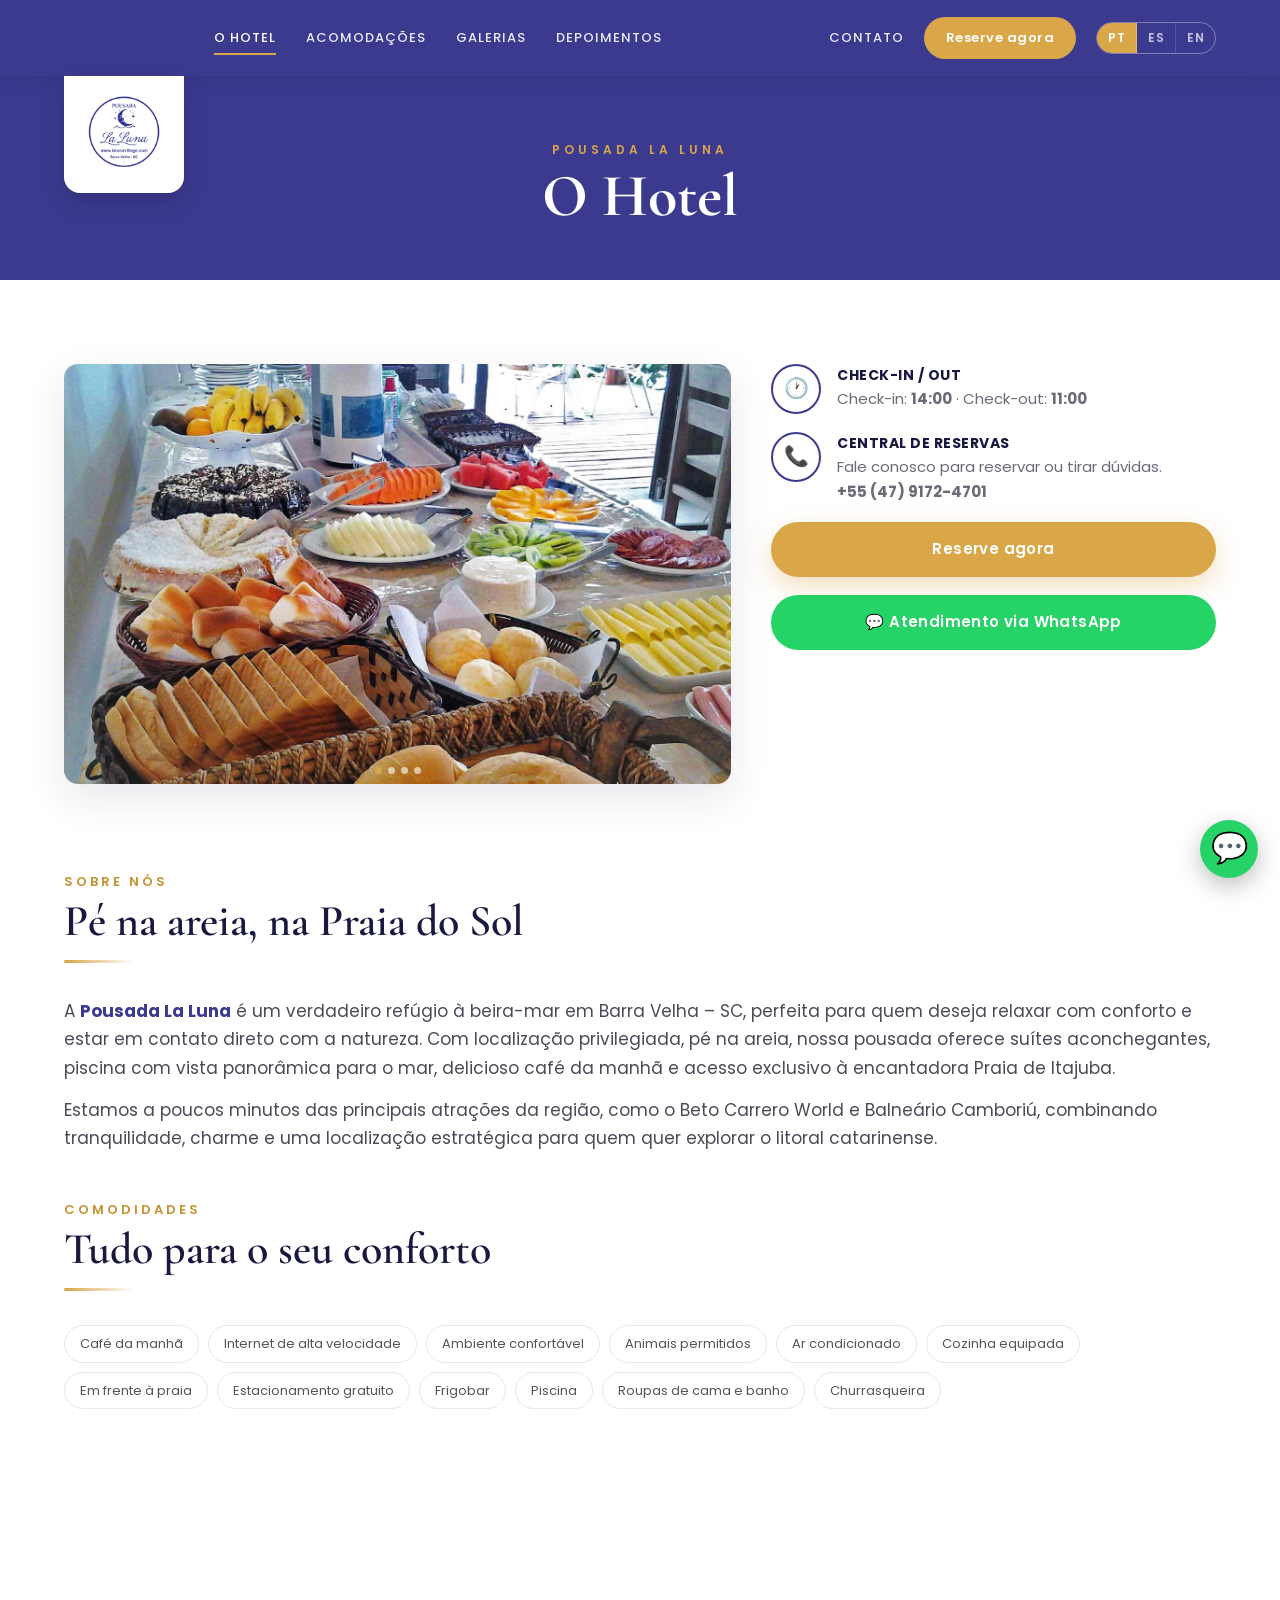
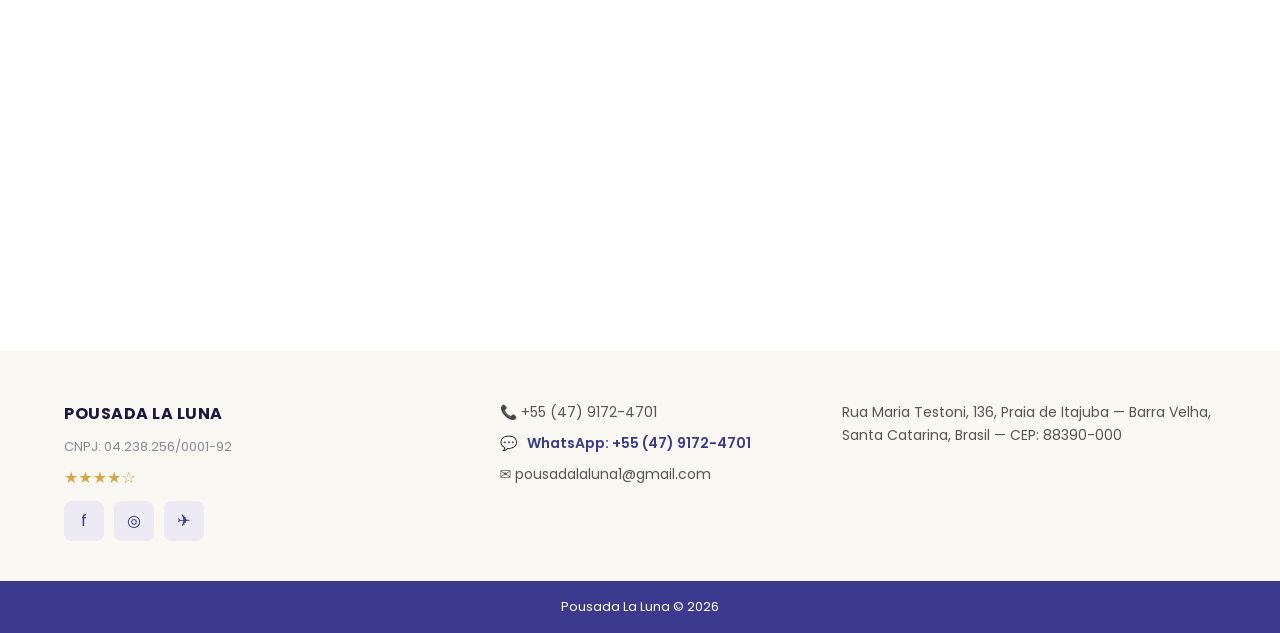
<file: o-hotel.html>
<!DOCTYPE html>

<html lang="pt-BR">
<head>
<meta charset="utf-8"/><meta content="width=device-width, initial-scale=1.0" name="viewport"/>
<title>O Hotel — Pousada La Luna</title>
<link href="https://fonts.googleapis.com" rel="preconnect"/><link crossorigin="" href="https://fonts.gstatic.com" rel="preconnect"/>
<link href="https://fonts.googleapis.com/css2?family=Cormorant+Garamond:wght@500;600;700&amp;family=Poppins:wght@300;400;500;600&amp;display=swap" rel="stylesheet"/>
<link href="assets/styles.css" rel="stylesheet"/>
</head>
<body data-page="o-hotel">
<div id="site-header"></div>
<div class="page-hero">
<div class="wrap"><div class="lua">Pousada La Luna</div><h1 class="serif" data-en="The Hotel" data-es="El Hotel" data-pt="O Hotel">O Hotel</h1></div>
</div>
<section>
<div class="wrap o-hotel-grid" style="display:grid;grid-template-columns:1.5fr 1fr;gap:40px;align-items:start">
<div class="reveal">
<div class="media" style="border-radius:var(--radio);overflow:hidden;box-shadow:var(--sombra)">
<div class="room-carousel" data-imgs='["assets/img/foto-08.jpg","assets/img/foto-15.jpg","assets/img/foto-09.jpg","assets/img/foto-13.jpg"]' style="height:420px"></div>
</div>
</div>
<div class="channels reveal">
<div class="channel"><div class="ic">🕐</div><div><h4 data-en="Check-in / out" data-es="Check-in / out" data-pt="Check-in / out">Check-in / out</h4><p data-en="Check-in: &lt;b&gt;14:00&lt;/b&gt; · Check-out: &lt;b&gt;11:00&lt;/b&gt;" data-es="Check-in: &lt;b&gt;14:00&lt;/b&gt; · Check-out: &lt;b&gt;11:00&lt;/b&gt;" data-pt="Check-in: &lt;b&gt;14:00&lt;/b&gt; · Check-out: &lt;b&gt;11:00&lt;/b&gt;">Check-in: <b>14:00</b> · Check-out: <b>11:00</b></p></div></div>
<div class="channel"><div class="ic">📞</div><div><h4 data-en="Reservations center" data-es="Central de reservas" data-pt="Central de reservas">Central de reservas</h4><p data-en="Contact us to book or ask questions.&lt;br&gt;&lt;b&gt;+55 (47) 9172-4701&lt;/b&gt;" data-es="Escribinos para reservar o consultar.&lt;br&gt;&lt;b&gt;+55 (47) 9172-4701&lt;/b&gt;" data-pt="Fale conosco para reservar ou tirar dúvidas.&lt;br&gt;&lt;b&gt;+55 (47) 9172-4701&lt;/b&gt;">Fale conosco para reservar ou tirar dúvidas.<br/><b>+55 (47) 9172-4701</b></p></div></div>
<a class="btn btn-oro js-reserve" data-en="Book now" data-es="Reservar ahora" data-pt="Reserve agora" style="width:100%;justify-content:center">Reserve agora</a>
<a class="btn" data-en="💬 Chat on WhatsApp" data-es="💬 Atención por WhatsApp" data-pt="💬 Atendimento via WhatsApp" href="https://wa.me/554791724701" style="width:100%;justify-content:center;background:var(--ok);color:#fff" target="_blank">💬 Atendimento via WhatsApp</a>
</div>
</div>
</section>
<section style="padding-top:0">
<div class="wrap reveal">
<div class="eyebrow"><span class="lua" data-en="About us" data-es="Sobre nosotros" data-pt="Sobre nós">Sobre nós</span><h2 data-en="Right on the sand, at Praia do Sol" data-es="Pie en la arena, en Praia do Sol" data-pt="Pé na areia, na Praia do Sol">Pé na areia, na Praia do Sol</h2><div class="rule"></div></div>
<p class="lead" data-en="The &lt;strong&gt;Pousada La Luna&lt;/strong&gt; is a true beachfront refuge in Barra Velha – SC, perfect for those who want to relax in comfort and be in direct contact with nature. With a privileged beachfront location, our pousada offers cozy suites, a pool with a panoramic sea view, a delicious breakfast and exclusive access to the charming Praia de Itajuba." data-es="La &lt;strong&gt;Pousada La Luna&lt;/strong&gt; es un verdadero refugio frente al mar en Barra Velha – SC, perfecta para quien desea relajarse con confort y en contacto directo con la naturaleza. Con ubicación privilegiada, pie en la arena, ofrece suites acogedoras, piscina con vista panorámica al mar, delicioso desayuno y acceso exclusivo a la encantadora Praia de Itajuba." data-pt="A &lt;strong&gt;Pousada La Luna&lt;/strong&gt; é um verdadeiro refúgio à beira-mar em Barra Velha – SC, perfeita para quem deseja relaxar com conforto e estar em contato direto com a natureza. Com localização privilegiada, pé na areia, nossa pousada oferece suítes aconchegantes, piscina com vista panorâmica para o mar, delicioso café da manhã e acesso exclusivo à encantadora Praia de Itajuba.">
       A <strong>Pousada La Luna</strong> é um verdadeiro refúgio à beira-mar em Barra Velha – SC, perfeita para quem deseja relaxar com conforto e estar em contato direto com a natureza. Com localização privilegiada, pé na areia, nossa pousada oferece suítes aconchegantes, piscina com vista panorâmica para o mar, delicioso café da manhã e acesso exclusivo à encantadora Praia de Itajuba.</p>
<p class="lead" data-en="We are just minutes from the region's main attractions, such as Beto Carrero World and Balneário Camboriú, combining tranquility, charm and a strategic location for anyone wanting to explore the coast of Santa Catarina." data-es="Estamos a pocos minutos de las principales atracciones de la región, como Beto Carrero World y Balneário Camboriú, combinando tranquilidad, encanto y una ubicación estratégica para explorar el litoral catarinense." data-pt="Estamos a poucos minutos das principais atrações da região, como o Beto Carrero World e Balneário Camboriú, combinando tranquilidade, charme e uma localização estratégica para quem quer explorar o litoral catarinense." style="margin-top:14px">
       Estamos a poucos minutos das principais atrações da região, como o Beto Carrero World e Balneário Camboriú, combinando tranquilidade, charme e uma localização estratégica para quem quer explorar o litoral catarinense.</p>
<div class="eyebrow" style="margin-top:44px"><span class="lua" data-en="Amenities" data-es="Comodidades" data-pt="Comodidades">Comodidades</span><h2 data-en="Everything for your comfort" data-es="Todo para tu confort" data-pt="Tudo para o seu conforto">Tudo para o seu conforto</h2><div class="rule"></div></div>
<div class="chips">
<span class="chip" data-en="Breakfast" data-es="Desayuno" data-pt="Café da manhã">Café da manhã</span>
<span class="chip" data-en="High-speed internet" data-es="Internet de alta velocidad" data-pt="Internet de alta velocidade">Internet de alta velocidade</span>
<span class="chip" data-en="Comfortable setting" data-es="Ambiente confortable" data-pt="Ambiente confortável">Ambiente confortável</span>
<span class="chip" data-en="Pets allowed" data-es="Se admiten mascotas" data-pt="Animais permitidos">Animais permitidos</span>
<span class="chip" data-en="Air conditioning" data-es="Aire acondicionado" data-pt="Ar condicionado">Ar condicionado</span>
<span class="chip" data-en="Equipped kitchen" data-es="Cocina equipada" data-pt="Cozinha equipada">Cozinha equipada</span>
<span class="chip" data-en="Beachfront" data-es="Frente a la playa" data-pt="Em frente à praia">Em frente à praia</span>
<span class="chip" data-en="Free parking" data-es="Estacionamiento gratuito" data-pt="Estacionamento gratuito">Estacionamento gratuito</span>
<span class="chip">Frigobar</span>
<span class="chip" data-en="Pool" data-es="Piscina" data-pt="Piscina">Piscina</span>
<span class="chip" data-en="Bed and bath linens" data-es="Ropa de cama y baño" data-pt="Roupas de cama e banho">Roupas de cama e banho</span>
<span class="chip" data-en="Barbecue" data-es="Parrilla" data-pt="Churrasqueira">Churrasqueira</span>
</div>
</div>
</section>
<section class="mapa" style="padding:0"><iframe allowfullscreen="" loading="lazy" src="https://www.google.com/maps?q=Rua+Maria+Testoni+136+Praia+do+Sol+Barra+Velha+SC+88390-000&amp;output=embed"></iframe></section>
<div id="site-footer"></div>
<script src="assets/site.js"></script>
</body>
</html>
</file>
<file: assets/styles.css>
/* ===== Pousada La Luna — estilos ===== */
:root{
  --violeta:#3B3A8F;
  --violeta-2:#2C2B6B;
  --noche:#191840;
  --oro:#D9A648;
  --oro-2:#c4922f;
  --tinta:#2c2c38;
  --gris:#6b6b78;
  --arena:#faf8f3;
  --linea:#e7e7ee;
  --ok:#25d366;
  --radio:14px;
  --sombra:0 14px 40px rgba(25,24,64,.10);
  --max:1200px;
}
*{margin:0;padding:0;box-sizing:border-box}
html{scroll-behavior:smooth}
body{font-family:'Poppins',system-ui,sans-serif;color:var(--tinta);line-height:1.65;background:#fff;overflow-x:hidden}
img{max-width:100%;display:block}
a{text-decoration:none;color:inherit}
.wrap{max-width:var(--max);margin:0 auto;padding:0 24px}
.serif{font-family:'Cormorant Garamond',serif}

/* eyebrow / títulos de sección */
.eyebrow{margin-bottom:34px}
.eyebrow .lua{display:inline-block;font-size:13px;letter-spacing:3px;text-transform:uppercase;color:var(--oro-2);font-weight:600;margin-bottom:6px}
.eyebrow h2{font-family:'Cormorant Garamond',serif;font-size:44px;line-height:1.05;color:var(--noche);font-weight:600}
.eyebrow p{color:var(--gris);margin-top:4px;font-size:15px}
.eyebrow .rule{width:70px;height:3px;background:linear-gradient(90deg,var(--oro),transparent);margin-top:16px;border-radius:3px}
section{padding:84px 0}
@media(max-width:700px){section{padding:56px 0}.eyebrow h2{font-size:34px}}

/* ===== HEADER ===== */
.site-header{position:sticky;top:0;z-index:60;background:var(--violeta);
  box-shadow:0 2px 18px rgba(25,24,64,.18)}
.nav{display:flex;align-items:center;height:76px;gap:30px;position:relative}
.brand{position:absolute;left:24px;top:100%;background:#fff;border-radius:0 0 16px 16px;
  padding:12px 16px 16px;box-shadow:0 10px 24px rgba(0,0,0,.14);z-index:70}
.brand img{width:88px;height:auto}
.brand .logo-white{display:none}
.nav-links{display:flex;gap:30px;margin-left:150px;flex:1}
.nav-links a{color:#fff;font-size:13px;font-weight:500;letter-spacing:1px;text-transform:uppercase;
  padding:6px 0;position:relative;opacity:.9;transition:.2s;white-space:nowrap}
.nav-links a::after{content:"";position:absolute;left:0;right:100%;bottom:0;height:2px;background:var(--oro);transition:right .25s}
.nav-links a:hover,.nav-links a.active{opacity:1}
.nav-links a:hover::after,.nav-links a.active::after{right:0}
.nav-right{display:flex;align-items:center;gap:20px}
.nav-right .contato{color:#fff;font-size:13px;font-weight:500;letter-spacing:1px;text-transform:uppercase;opacity:.9}
.nav-right .contato:hover{opacity:1}
.lang{display:inline-flex;border:1px solid rgba(255,255,255,.35);border-radius:30px;overflow:hidden}
.lang button{background:none;border:none;color:#fff;opacity:.7;font-family:inherit;font-weight:600;
  font-size:12px;letter-spacing:.5px;padding:6px 11px;cursor:pointer;transition:.2s}
.lang button:not(:last-child){border-right:1px solid rgba(255,255,255,.22)}
.lang button.on{background:var(--oro);color:#fff;opacity:1}
.lang button:hover{opacity:1}
.lang-select{display:none;background:rgba(255,255,255,.14);color:#fff;border:1px solid rgba(255,255,255,.4);
  border-radius:20px;padding:7px 12px;font-family:inherit;font-weight:600;font-size:12px;letter-spacing:.5px;
  cursor:pointer;-webkit-appearance:none;appearance:none;text-align:center}
.lang-select option{color:#111}
.hamb{display:none;background:none;border:none;color:#fff;font-size:26px;cursor:pointer}
.btn-nav-reserve{background:var(--oro);color:#fff;border-radius:30px;padding:10px 22px;font-size:13px;
  font-weight:600;letter-spacing:.5px;transition:.2s;white-space:nowrap}
.btn-nav-reserve:hover{background:var(--oro-2)}

/* ===== BOTONES ===== */
.btn{display:inline-flex;align-items:center;gap:8px;border:none;cursor:pointer;font-family:inherit;
  font-weight:600;letter-spacing:.4px;border-radius:40px;padding:15px 34px;font-size:15px;transition:.2s}
.btn-oro{background:var(--oro);color:#fff;box-shadow:0 10px 26px rgba(217,166,72,.35)}
.btn-oro:hover{background:var(--oro-2);transform:translateY(-2px)}
.btn-ghost{background:transparent;border:1.5px solid var(--violeta);color:var(--violeta)}
.btn-ghost:hover{background:var(--violeta);color:#fff}
.btn-violeta{background:var(--violeta);color:#fff}
.btn-violeta:hover{background:var(--violeta-2)}

/* ===== HERO ===== */
.hero{position:relative;height:88vh;min-height:560px;overflow:hidden;background:var(--noche)}
.hero .slide{position:absolute;inset:0;background-size:cover;background-position:center;opacity:0;
  transform:scale(1.06);transition:opacity 1.4s ease, transform 7s ease}
.hero .slide.on{opacity:1;transform:scale(1)}
.hero::after{content:"";position:absolute;inset:0;z-index:1;
  background:linear-gradient(180deg,rgba(25,24,64,.35),rgba(25,24,64,.15) 40%,rgba(25,24,64,.65))}
.hero-inner{position:absolute;inset:0;z-index:3;display:flex;flex-direction:column;justify-content:center;
  align-items:center;text-align:center;color:#fff;padding:0 24px}
.hero-inner .lua{letter-spacing:5px;text-transform:uppercase;font-size:13px;color:#fff;opacity:.9;margin-bottom:10px}
.hero-inner h1{font-family:'Cormorant Garamond',serif;font-size:clamp(46px,7vw,86px);line-height:1;font-weight:600;text-shadow:0 4px 30px rgba(0,0,0,.35)}
.hero-inner .sub{margin:14px 0 30px;font-size:clamp(15px,2vw,19px);max-width:620px;opacity:.95;font-weight:300}
.hero-dots{position:absolute;bottom:26px;left:50%;transform:translateX(-50%);z-index:4;display:flex;gap:10px}
.hero-dots button{width:10px;height:10px;border-radius:50%;border:none;background:rgba(255,255,255,.45);cursor:pointer}
.hero-dots button.on{background:var(--oro);width:26px;border-radius:6px}
.hero-arrow{position:absolute;top:50%;transform:translateY(-50%);z-index:4;background:rgba(255,255,255,.14);
  backdrop-filter:blur(4px);border:1px solid rgba(255,255,255,.25);color:#fff;width:52px;height:52px;border-radius:50%;
  font-size:22px;cursor:pointer;transition:.2s}
.hero-arrow:hover{background:rgba(255,255,255,.28)}
.hero-arrow.prev{left:26px}.hero-arrow.next{right:26px}

/* franja info bajo hero */
.hero-strip{background:var(--violeta-2);color:#fff}
.hero-strip .wrap{display:flex;flex-wrap:wrap;justify-content:center;gap:34px;padding:18px 24px;font-size:14px}
.hero-strip span{display:flex;align-items:center;gap:8px;opacity:.95}
.hero-strip b{color:var(--oro)}

/* ===== QUEM SOMOS ===== */
.split{display:grid;grid-template-columns:1.05fr .95fr;gap:44px;align-items:center}
.split .media{border-radius:var(--radio);overflow:hidden;box-shadow:var(--sombra);aspect-ratio:4/3;background:var(--arena) center/cover}
.split .media img{width:100%;height:100%;object-fit:cover}
.lead{font-size:17px;color:#4a4a58}
.lead strong{color:var(--violeta)}
.chips{display:flex;flex-wrap:wrap;gap:9px;margin:18px 0}
.chip{border:1px solid var(--linea);background:#fff;border-radius:30px;padding:7px 15px;font-size:13px;color:#555}
.checkin{display:inline-flex;gap:10px;align-items:center;margin-top:8px;background:var(--arena);
  border-radius:12px;padding:12px 18px;font-weight:600;color:var(--noche)}
.checkin b{color:var(--oro-2)}

/* ===== FEATURES (badges) ===== */
.features{display:grid;grid-template-columns:repeat(4,1fr);gap:22px;margin-top:56px}
.feature{background:#fff;border:1px solid var(--linea);border-radius:var(--radio);padding:26px 22px;text-align:center;transition:.2s}
.feature:hover{transform:translateY(-4px);box-shadow:var(--sombra)}
.feature .ic{width:54px;height:54px;border-radius:50%;background:var(--arena);display:flex;align-items:center;
  justify-content:center;margin:0 auto 14px;font-size:24px}
.feature h4{font-size:15px;color:var(--noche);margin-bottom:5px}
.feature p{font-size:13px;color:var(--gris)}

/* ===== ROOMS ===== */
.rooms{display:grid;grid-template-columns:repeat(3,1fr);gap:28px}
.room{background:#fff;border:1px solid var(--linea);border-radius:var(--radio);overflow:hidden;
  display:flex;flex-direction:column;transition:.25s}
.room:hover{transform:translateY(-6px);box-shadow:var(--sombra)}
.room-carousel{position:relative;height:230px;background:var(--arena)}
.room-carousel .rc-img{position:absolute;inset:0;background-size:cover;background-position:center;opacity:0;transition:opacity .8s}
.room-carousel .rc-img.on{opacity:1}
.room-carousel .rc-dots{position:absolute;bottom:10px;left:50%;transform:translateX(-50%);display:flex;gap:6px}
.room-carousel .rc-dots i{width:7px;height:7px;border-radius:50%;background:rgba(255,255,255,.6)}
.room-carousel .rc-dots i.on{background:var(--oro)}
.room .rbody{padding:24px;display:flex;flex-direction:column;flex:1}
.room h3{font-size:15px;letter-spacing:.6px;text-transform:uppercase;color:var(--noche);margin-bottom:12px}
.room .rbody p{font-size:14px;color:var(--gris);margin-bottom:14px}
.room .rtags{display:flex;flex-wrap:wrap;gap:7px;margin-bottom:18px}
.room .rtags span{font-size:11.5px;color:#777;border:1px dashed #c9c9d6;border-radius:6px;padding:4px 9px}
.room .btn{margin-top:auto;justify-content:center;padding:12px}

/* lista acomodações (página) */
.room-row{display:grid;grid-template-columns:340px 1fr auto;gap:28px;align-items:center;
  border:1px solid var(--linea);border-radius:var(--radio);overflow:hidden;background:#fff;margin-bottom:24px;transition:.2s}
.room-row:hover{box-shadow:var(--sombra)}
.room-row .room-carousel{height:240px;border-radius:0}
.room-row .rr-body{padding:22px 6px}
.room-row .rr-cta{padding-right:28px}
@media(max-width:820px){.room-row{grid-template-columns:1fr}.room-row .rr-cta{padding:0 22px 22px}}

/* ===== GALERÍA ===== */
.gal-filters{display:flex;flex-wrap:wrap;gap:10px;margin-bottom:26px}
.gal-filters button{border:1px solid var(--linea);background:#fff;border-radius:30px;padding:8px 18px;
  font-family:inherit;font-size:13px;color:#555;cursor:pointer;transition:.2s}
.gal-filters button.on{background:var(--violeta);color:#fff;border-color:var(--violeta)}
.masonry{columns:4;column-gap:16px}
.masonry .cell{break-inside:avoid;margin-bottom:16px;border-radius:12px;overflow:hidden;cursor:pointer;position:relative}
.masonry .cell img{width:100%;transition:transform .5s}
.masonry .cell::after{content:"⤢";position:absolute;inset:0;display:flex;align-items:center;justify-content:center;
  color:#fff;font-size:26px;background:rgba(25,24,64,.0);opacity:0;transition:.3s}
.masonry .cell:hover img{transform:scale(1.07)}
.masonry .cell:hover::after{background:rgba(25,24,64,.35);opacity:1}
@media(max-width:1000px){.masonry{columns:3}}
@media(max-width:700px){.masonry{columns:2}}

/* lightbox */
.lb{position:fixed;inset:0;background:rgba(15,14,40,.92);z-index:100;display:none;align-items:center;justify-content:center}
.lb.open{display:flex}
.lb img{max-width:90vw;max-height:86vh;border-radius:10px;box-shadow:0 20px 60px rgba(0,0,0,.5)}
.lb .x{position:absolute;top:22px;right:28px;color:#fff;font-size:34px;cursor:pointer;background:none;border:none}
.lb .nav{position:absolute;top:50%;transform:translateY(-50%);color:#fff;font-size:40px;cursor:pointer;background:none;border:none;padding:20px}
.lb .nav.p{left:10px}.lb .nav.n{right:10px}

/* ===== DEPOIMENTOS ===== */
.reviews{columns:2;column-gap:24px}
@media(max-width:800px){.reviews{columns:1}}
.review{break-inside:avoid;background:#fff;border:1px solid var(--linea);border-radius:var(--radio);
  padding:28px 26px;margin-bottom:24px}
.review .qt{font-family:'Cormorant Garamond',serif;font-size:60px;line-height:.4;color:var(--oro);opacity:.5}
.review p{color:#50505e;margin:8px 0 16px}
.review .who{display:flex;align-items:center;gap:12px}
.review .av{width:42px;height:42px;border-radius:50%;background:var(--violeta);color:#fff;display:flex;
  align-items:center;justify-content:center;font-weight:600}
.review .who b{color:var(--noche);font-size:15px}
.review .stars{color:var(--oro);font-size:13px}

/* rating banner */
.rating-band{background:var(--noche);color:#fff;border-radius:var(--radio);padding:30px;display:flex;
  gap:26px;align-items:center;justify-content:center;flex-wrap:wrap;margin-bottom:44px}
.rating-band .big{font-family:'Cormorant Garamond',serif;font-size:56px;line-height:1;color:var(--oro)}
.rating-band .stars{color:var(--oro);font-size:20px;letter-spacing:2px}
.rating-band small{opacity:.75}

/* ===== FORMULARIOS ===== */
.form{display:grid;gap:16px}
.form .grid3{display:grid;grid-template-columns:1fr 1fr 1fr;gap:16px}
.form .grid2{display:grid;grid-template-columns:1fr 1fr;gap:16px}
@media(max-width:700px){.form .grid3,.form .grid2{grid-template-columns:1fr}}
.field{display:flex;flex-direction:column;gap:6px}
.field label{font-size:13px;color:var(--gris);font-weight:500}
.field input,.field textarea{border:1px solid var(--linea);border-radius:10px;padding:14px 16px;
  font-family:inherit;font-size:15px;background:#fff;transition:.2s}
.field input:focus,.field textarea:focus{outline:none;border-color:var(--violeta);box-shadow:0 0 0 3px rgba(59,58,143,.12)}
.field textarea{min-height:130px;resize:vertical}

/* contacto: canales */
.channels{display:flex;flex-direction:column;gap:18px}
.channel{display:flex;gap:16px;align-items:flex-start}
.channel .ic{width:50px;height:50px;flex:none;border-radius:50%;border:2px solid var(--violeta);color:var(--violeta);
  display:flex;align-items:center;justify-content:center;font-size:20px}
.channel h4{font-size:14px;letter-spacing:.5px;text-transform:uppercase;color:var(--noche)}
.channel p{color:var(--gris);font-size:15px}
.contact-grid{display:grid;grid-template-columns:1fr 1.2fr 1fr;gap:40px;align-items:start}
@media(max-width:900px){.contact-grid{grid-template-columns:1fr}}

/* mapa */
.mapa iframe{width:100%;height:440px;border:0;display:block}

/* ===== FOOTER ===== */
.site-footer{background:var(--arena);padding:50px 0 0}
.foot-grid{display:grid;grid-template-columns:1.3fr 1fr 1.2fr;gap:30px;align-items:start}
@media(max-width:820px){.foot-grid{grid-template-columns:1fr;gap:20px}}
.foot-grid h4{color:var(--noche);letter-spacing:.5px;margin-bottom:8px}
.foot-grid .cnpj{font-size:13px;color:#8a8a96}
.foot-grid .stars{color:var(--oro);margin:8px 0}
.foot-row{display:flex;gap:10px;margin-bottom:8px;font-size:14px;color:#555}
.foot-row a{color:var(--violeta);font-weight:600}
.socials{display:flex;gap:10px;margin-top:10px}
.socials a{width:40px;height:40px;border-radius:8px;background:#eceaf2;display:flex;align-items:center;
  justify-content:center;color:var(--violeta);transition:.2s}
.socials a:hover{background:var(--violeta);color:#fff}
.creditbar{background:var(--violeta);color:#fff;text-align:center;padding:15px;font-size:13px;margin-top:40px}
.creditbar a{color:#fff;text-decoration:underline}

/* WhatsApp flotante */
.wa{position:fixed;right:22px;bottom:22px;width:58px;height:58px;border-radius:50%;background:var(--ok);
  color:#fff;display:flex;align-items:center;justify-content:center;font-size:30px;z-index:80;
  box-shadow:0 8px 24px rgba(0,0,0,.25);transition:.2s}
.wa:hover{transform:scale(1.08)}

/* reveal */
.reveal{opacity:0;transform:translateY(24px);transition:opacity .7s ease, transform .7s ease}
.reveal.in{opacity:1;transform:none}
@media(prefers-reduced-motion: reduce){
  .reveal{opacity:1 !important;transform:none !important;transition:none}
  html{scroll-behavior:auto}
  .hero .slide{transition:opacity .4s}
}

/* page hero (subpáginas) */
.page-hero{background:var(--violeta);color:#fff;padding:64px 0 54px;text-align:center;position:relative}
.page-hero .lua{letter-spacing:4px;text-transform:uppercase;font-size:12px;color:var(--oro);font-weight:600}
.page-hero h1{font-family:'Cormorant Garamond',serif;font-size:clamp(38px,6vw,60px);line-height:1;margin-top:6px}

/* Contato dentro del menú (solo mobile) */
.nl-contato{display:none}

/* ===== TABLET (≤1024) ===== */
@media(max-width:1024px){
  .wrap{padding:0 20px}
  .rooms{grid-template-columns:1fr 1fr}
  .features{grid-template-columns:1fr 1fr}
  .contact-grid{grid-template-columns:1fr 1fr;gap:32px}
  .contact-grid .channels{grid-column:1 / -1}
  .split{gap:32px}
}

/* ===== NAV compacto (≤920) ===== */
@media(max-width:920px){
  .nav{gap:14px}
  .nav-links{position:absolute;top:76px;left:0;right:0;background:var(--violeta-2);flex-direction:column;
    margin:0;padding:18px 22px;gap:16px;display:none;box-shadow:0 12px 24px rgba(0,0,0,.25)}
  .nav-links.open{display:flex}
  .nav-links a{font-size:15px}
  .nl-contato{display:block}
  .hamb{display:block;order:-1}
  .nav-links a{font-size:15px;align-self:flex-start}
  .nl-contato{display:block}
  .hamb{display:block;order:-1}
  .nav-right{gap:10px;margin-left:auto}
  .nav-right .contato{display:none}
  .btn-nav-reserve{display:none}
  /* idioma: desplegable compacto en mobile */
  .lang{display:none}
  .lang-select{display:block}
  /* en mobile/tablet, sin flechas: se pasa deslizando */
  .hero-arrow{display:none}
  /* logo centrado en la barra */
  .brand{position:absolute;left:50%;top:50%;transform:translate(-50%,-50%);order:0;margin:0;
    background:transparent;box-shadow:none;padding:0;border-radius:0;display:flex;align-items:center}
  .brand .logo-blue{display:none}
  .brand .logo-white{display:block;width:46px}
}

/* ===== MOBILE (≤700) ===== */
@media(max-width:700px){
  .hero{height:82vh;min-height:460px}
  .hero-arrow{width:42px;height:42px;font-size:18px}
  .hero-arrow.prev{left:12px}.hero-arrow.next{right:12px}
  .hero-strip .wrap{gap:14px 22px;padding:16px 20px;font-size:13px;justify-content:flex-start}
  .split{grid-template-columns:1fr;gap:22px}
  .split .media{aspect-ratio:16/11}
  .rooms,.features{grid-template-columns:1fr}
  .contact-grid{grid-template-columns:1fr}
  .contact-grid .channels{grid-column:auto}
  /* la sección "O Hotel" (media + panel) apilada */
  .o-hotel-grid{grid-template-columns:1fr !important}
  .lang button{padding:6px 9px;font-size:11px}
  .page-hero{padding:48px 0 40px}
  .rating-band{flex-direction:column;gap:12px;text-align:center;padding:24px}
  .review .qt{font-size:46px}
}

/* ===== MOBILE chico (≤420) ===== */
@media(max-width:420px){
  .wrap{padding:0 16px}
  .hero-inner h1{font-size:44px}
  .brand .logo-white{width:42px}
  .nav{height:66px}
  .nav-links{top:66px}
  .btn{padding:13px 26px;font-size:14px}
}
</file>
